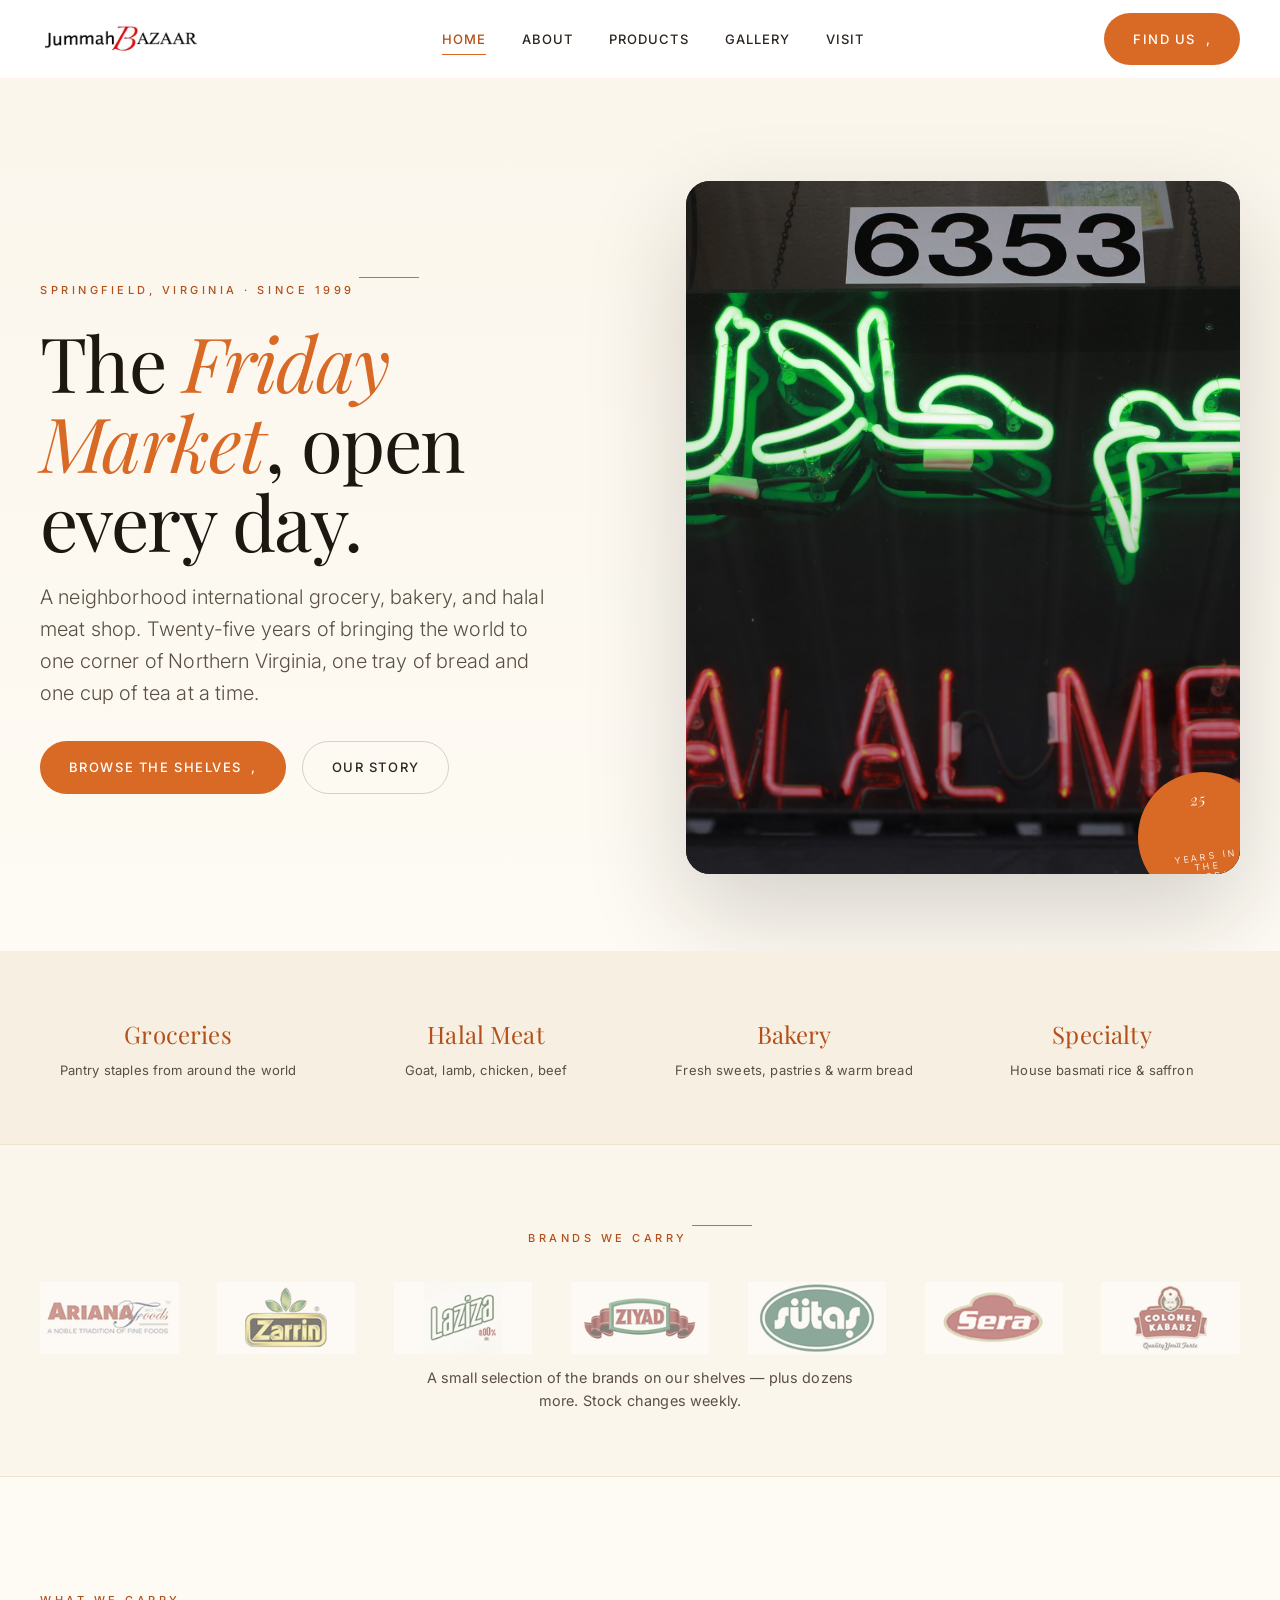
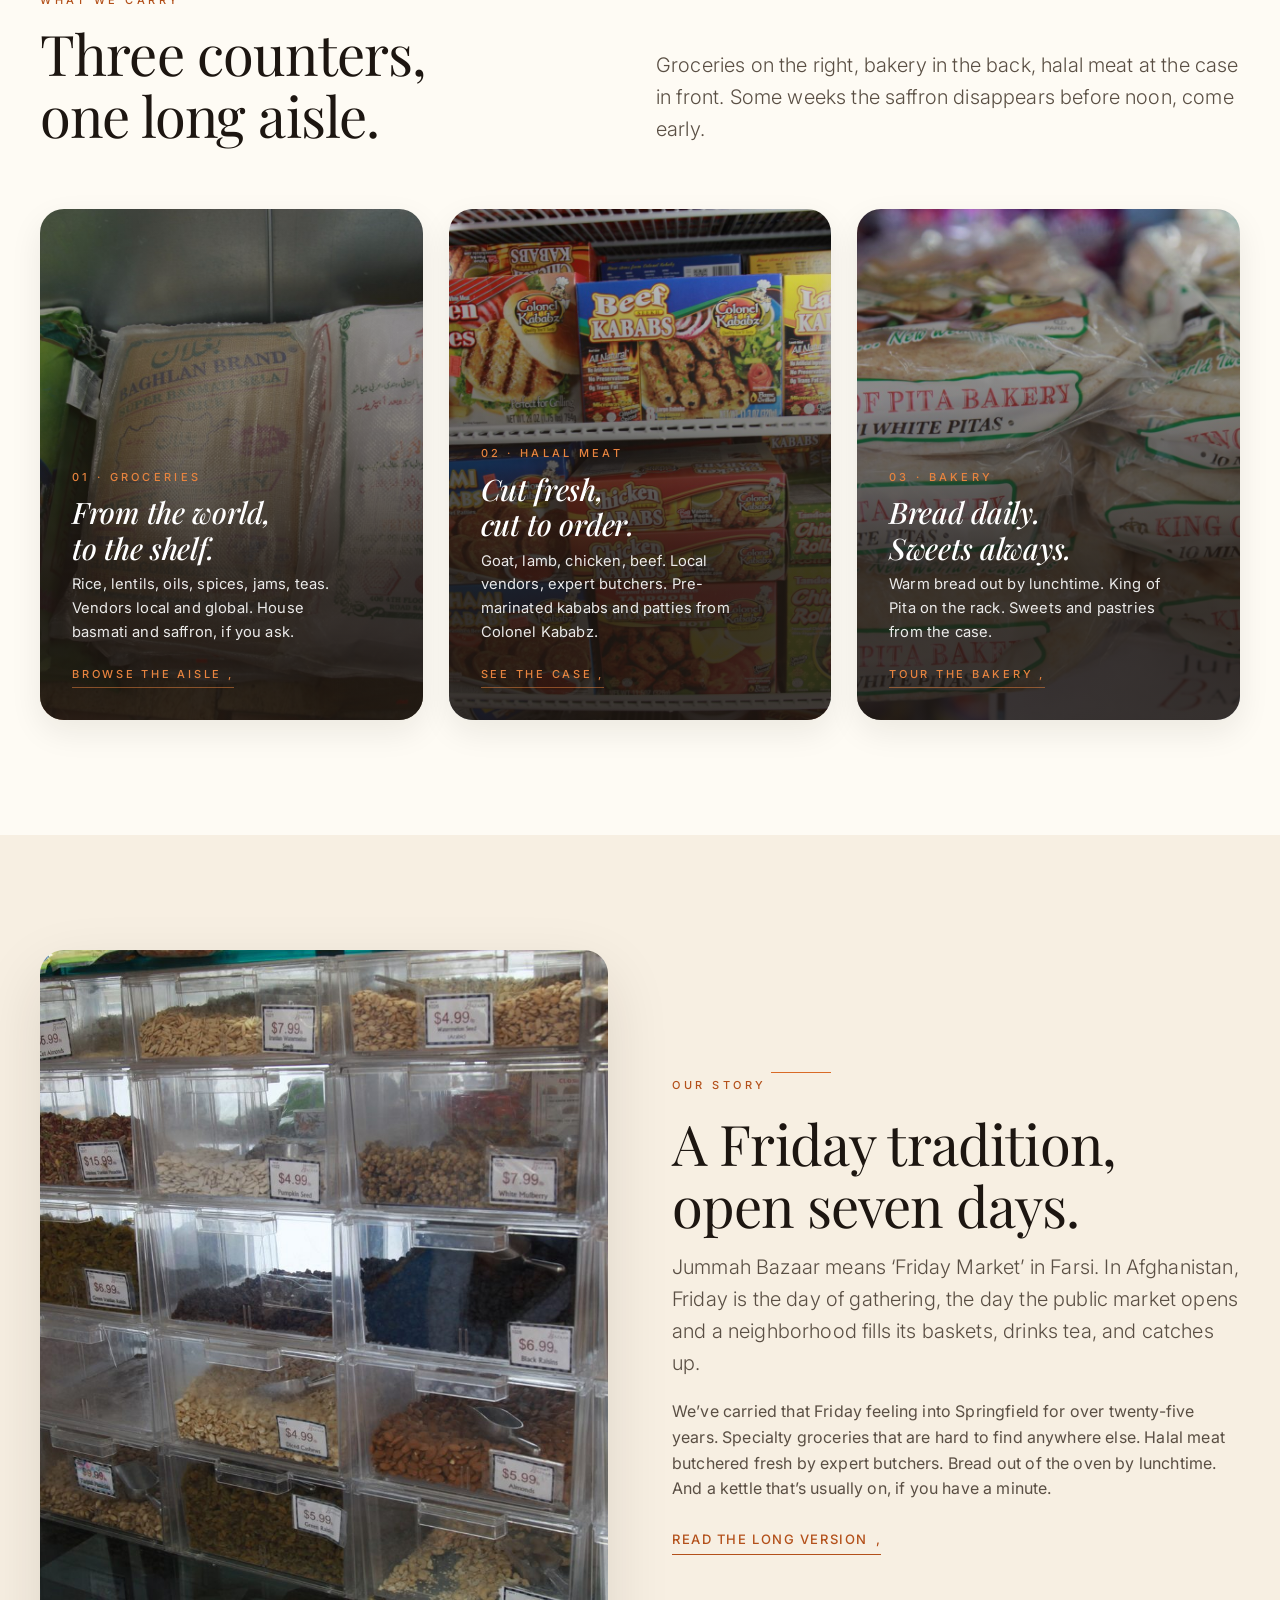
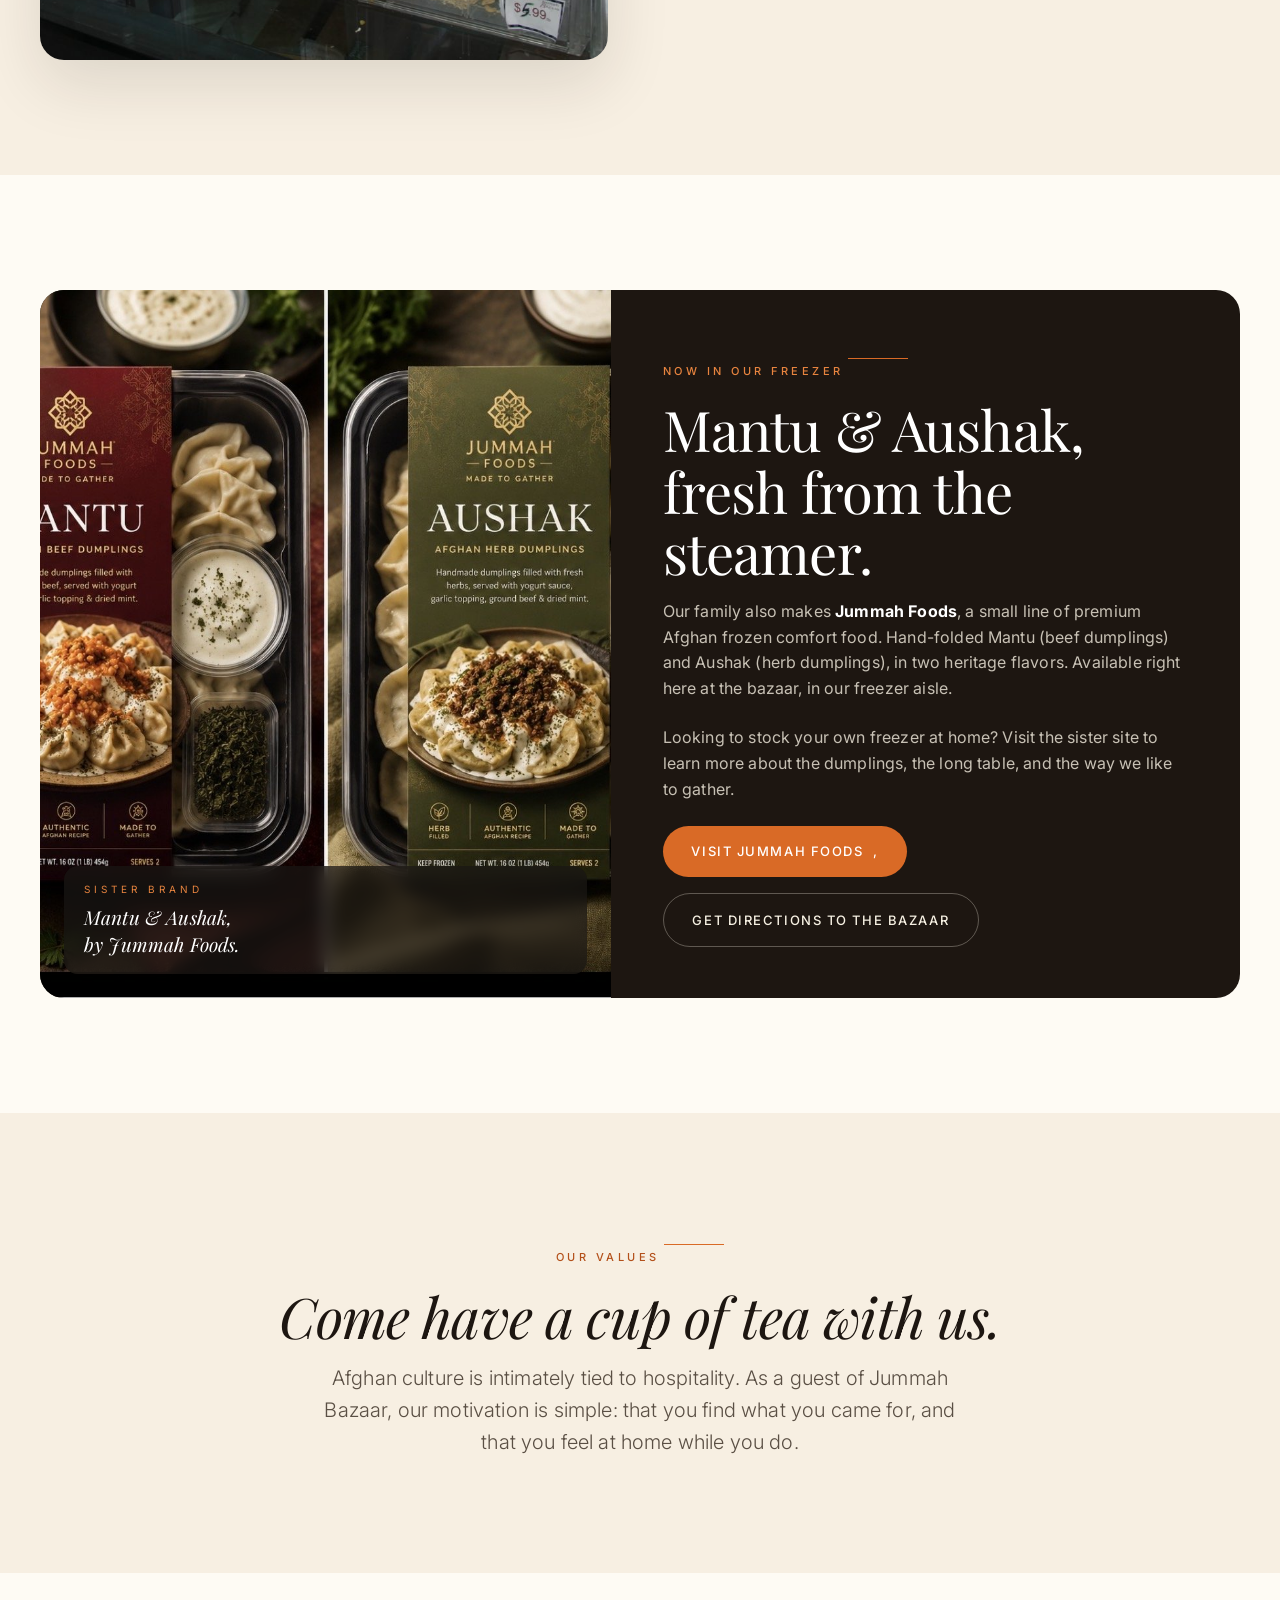
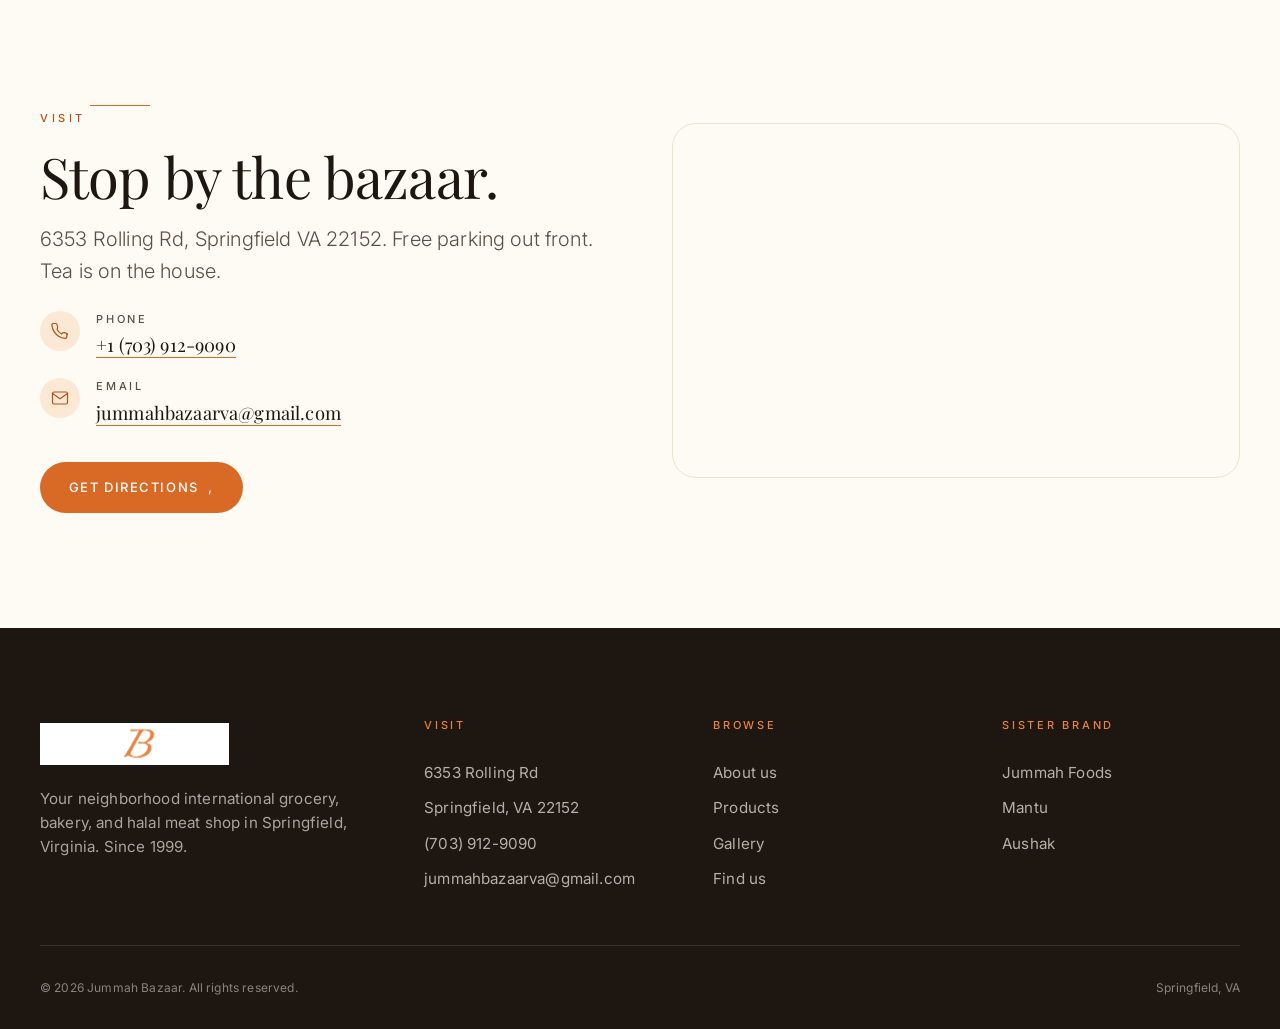
<file: index.html>
<!doctype html>
<html lang="en">
<head>
  <meta charset="UTF-8" />
  <meta name="viewport" content="width=device-width, initial-scale=1, viewport-fit=cover" />
  <title>Jummah Bazaar, Friday Market in Springfield, VA</title>
  <meta name="description" content="Your neighborhood international grocery, bakery, and halal meat shop. Springfield, Virginia, since 1999." />
  <link rel="canonical" href="https://jummahbazaaronline.com/" />
  <link rel="icon" href="assets/favicon.png" />
  <meta property="og:title" content="Jummah Bazaar, Friday Market" />
  <meta property="og:description" content="International grocery, bakery, and halal meat shop in Springfield, VA. Over 25 years in the community." />
  <meta property="og:image" content="https://jummahbazaaronline.com/assets/jummah-bazaar-wordmark.png" />
  <meta property="og:type" content="website" />
  <meta property="og:url" content="https://jummahbazaaronline.com/" />
  <link rel="preconnect" href="https://fonts.googleapis.com" />
  <link rel="preconnect" href="https://fonts.gstatic.com" crossorigin />
  <link href="https://fonts.googleapis.com/css2?family=Playfair+Display:ital,wght@0,400;0,500;0,600;0,700;1,400;1,500&family=Inter:wght@300;400;500;600&family=Amiri:ital,wght@0,400;0,700;1,400&family=Pinyon+Script&display=swap" rel="stylesheet" />
  <link rel="stylesheet" href="styles.css?v=8" />

  <svg width="0" height="0" style="position:absolute" aria-hidden="true">
    <defs>
      <pattern id="geo-orange" x="0" y="0" width="40" height="40" patternUnits="userSpaceOnUse">
        <path d="M20 0 L40 20 L20 40 L0 20 Z" fill="none" stroke="currentColor" stroke-width="0.5"/>
        <path d="M0 0 L40 40 M40 0 L0 40" stroke="currentColor" stroke-width="0.3"/>
      </pattern>
      <pattern id="geo-light" x="0" y="0" width="40" height="40" patternUnits="userSpaceOnUse">
        <path d="M20 0 L40 20 L20 40 L0 20 Z" fill="none" stroke="#d96a26" stroke-width="0.5"/>
      </pattern>
      <symbol id="medallion" viewBox="0 0 40 40">
        <g fill="none" stroke="currentColor" stroke-width="1.1">
          <rect x="9" y="9" width="22" height="22"/>
          <rect x="9" y="9" width="22" height="22" transform="rotate(45 20 20)"/>
        </g>
        <circle cx="20" cy="20" r="3" fill="currentColor"/>
      </symbol>
      <symbol id="kettle" viewBox="0 0 56 56">
        <g fill="none" stroke="currentColor" stroke-width="1.4" stroke-linecap="round">
          <path d="M14 30 Q14 18 28 18 Q42 18 42 30 L42 38 Q42 44 36 44 L20 44 Q14 44 14 38 Z"/>
          <path d="M28 18 L28 12 M22 12 L34 12"/>
          <path d="M42 28 Q50 28 50 24 Q50 22 48 22"/>
          <circle cx="28" cy="34" r="1.5" fill="currentColor"/>
        </g>
      </symbol>
      <symbol id="wheat" viewBox="0 0 56 56">
        <g fill="none" stroke="currentColor" stroke-width="1.4" stroke-linecap="round">
          <path d="M28 48 L28 14"/>
          <path d="M28 18 Q22 16 20 12 Q26 12 28 16 Q30 12 36 12 Q34 16 28 18"/>
          <path d="M28 26 Q20 24 18 18 Q26 19 28 24 Q30 19 38 18 Q36 24 28 26"/>
          <path d="M28 34 Q19 32 17 24 Q26 26 28 32 Q30 26 39 24 Q37 32 28 34"/>
          <path d="M28 42 Q18 40 16 30 Q26 32 28 40 Q30 32 40 30 Q38 40 28 42"/>
        </g>
      </symbol>
      <symbol id="moon" viewBox="0 0 56 56">
        <g fill="none" stroke="currentColor" stroke-width="1.4" stroke-linecap="round">
          <path d="M40 36 Q26 38 22 22 Q22 12 32 10 Q24 18 28 28 Q32 36 44 32 Q42 34 40 36 Z"/>
          <circle cx="14" cy="14" r="1" fill="currentColor"/>
          <circle cx="46" cy="46" r="1" fill="currentColor"/>
          <circle cx="48" cy="18" r="0.8" fill="currentColor"/>
        </g>
      </symbol>
    </defs>
  </svg>
</head>
<body>
  <header class="nav" role="banner">
    <div class="container nav-inner">
      <a class="brand" href="index.html" aria-label="Jummah Bazaar home">
        <img class="brand-mark-img" src="assets/jummah-bazaar-wordmark.png" alt="Jummah Bazaar" />
      </a>
      <nav class="nav-links" aria-label="Main">
        <a href="index.html" class="active">Home</a>
        <a href="about.html">About</a>
        <a href="products.html">Products</a>
        <a href="gallery.html">Gallery</a>
        <a href="contact.html">Visit</a>
      </nav>
      <div class="nav-cta">
        <a class="btn btn-primary" href="contact.html">Find Us <span class="arrow">,</span></a>
        <button class="nav-toggle" aria-label="Menu"><svg viewBox="0 0 24 24" fill="none" stroke="currentColor" stroke-width="1.6" width="20" height="20"><path d="M4 7h16M4 12h16M4 17h16"/></svg></button>
      </div>
    </div>
  </header>

  <div class="mobile-menu" aria-hidden="true">
    <button class="mobile-menu-close" aria-label="Close menu"><svg viewBox="0 0 24 24" fill="none" stroke="currentColor" stroke-width="1.6" width="16" height="16"><path d="M6 6l12 12M18 6 6 18"/></svg></button>
    <nav>
      <a href="index.html">Home</a>
      <a href="about.html">About</a>
      <a href="products.html">Products</a>
      <a href="gallery.html">Gallery</a>
      <a href="contact.html">Visit</a>
    </nav>
  </div>

  <!-- ==================== HERO ==================== -->
  <section class="hero">
    <div class="container">
      <div class="hero-grid">
        <div class="hero-copy reveal">
          <span class="eyebrow">Springfield, Virginia &middot; Since 1999</span>
          <span class="gold-rule"></span>
          <h1>The <em class="text-orange" style="font-style:italic">Friday Market</em>, open every day.</h1>
          <p class="lede">A neighborhood international grocery, bakery, and halal meat shop. Twenty-five years of bringing the world to one corner of Northern Virginia, one tray of bread and one cup of tea at a time.</p>
          <div class="hero-cta">
            <a class="btn btn-primary" href="products.html">Browse the shelves <span class="arrow">,</span></a>
            <a class="btn btn-ghost" href="about.html">Our story</a>
          </div>
        </div>
        <div class="hero-photo reveal">
          <img src="assets/hero-halal-neon.jpg" alt="HALAL MEAT neon sign at 6353 Rolling Rd" />
          <div class="scrim"></div>
          <div class="hero-stamp">
            25<small>years in<br/>the neighborhood</small>
          </div>
        </div>
      </div>
    </div>
  </section>

  <!-- ==================== INTRO STRIP ==================== -->
  <section class="bg-cream" style="padding:clamp(2.5rem,5vw,4rem) 0">
    <div class="container">
      <div style="display:grid; grid-template-columns:repeat(4,1fr); gap:2rem; text-align:center" class="reveal">
        <div>
          <div style="font-family:var(--font-display); font-size:1.5rem; color:var(--orange-deep); margin-bottom:0.4rem">Groceries</div>
          <div style="font-size:13px; color:var(--graphite)">Pantry staples from around the world</div>
        </div>
        <div>
          <div style="font-family:var(--font-display); font-size:1.5rem; color:var(--orange-deep); margin-bottom:0.4rem">Halal Meat</div>
          <div style="font-size:13px; color:var(--graphite)">Goat, lamb, chicken, beef</div>
        </div>
        <div>
          <div style="font-family:var(--font-display); font-size:1.5rem; color:var(--orange-deep); margin-bottom:0.4rem">Bakery</div>
          <div style="font-size:13px; color:var(--graphite)">Fresh sweets, pastries &amp; warm bread</div>
        </div>
        <div>
          <div style="font-family:var(--font-display); font-size:1.5rem; color:var(--orange-deep); margin-bottom:0.4rem">Specialty</div>
          <div style="font-size:13px; color:var(--graphite)">House basmati rice &amp; saffron</div>
        </div>
      </div>
    </div>
  </section>

  
  <!-- ==================== BRANDS WE CARRY ==================== -->
  <section class="brands-strip">
    <div class="container">
      <div style="text-align:center; margin-bottom:2rem">
        <span class="eyebrow">Brands we carry</span>
        <span class="gold-rule"></span>
      </div>
      <div class="brands-row reveal">
        <div class="brand-logo-cell"><img src="assets/brand-ariana-foods.png" alt="Ariana Foods" /></div>
        <div class="brand-logo-cell"><img src="assets/brand-zarrin.png" alt="Zarrin" /></div>
        <div class="brand-logo-cell"><img src="assets/brand-laziza.png" alt="Laziza" /></div>
        <div class="brand-logo-cell"><img src="assets/brand-ziyad.png" alt="Ziyad" /></div>
        <div class="brand-logo-cell"><img src="assets/brand-sutas.png" alt="Sutas" /></div>
        <div class="brand-logo-cell"><img src="assets/brand-sera.png" alt="Sera" /></div>
        <div class="brand-logo-cell"><img src="assets/brand-colonel-kababz.png" alt="Colonel Kababz" /></div>
      </div>
      <p style="text-align:center; margin-top:1.5rem; font-size:0.9rem; color:var(--graphite); max-width:50ch; margin-left:auto; margin-right:auto">A small selection of the brands on our shelves &mdash; plus dozens more. Stock changes weekly.</p>
    </div>
  </section>

  <!-- ==================== CATEGORIES (TYPE PANELS) ==================== -->
  <section class="bg-paper">
    <div class="container">
      <div class="section-head reveal">
        <div class="section-head-stack">
          <span class="eyebrow">What we carry</span>
          <h2>Three counters,<br/>one long aisle.</h2>
        </div>
        <p class="lede">Groceries on the right, bakery in the back, halal meat at the case in front. Some weeks the saffron disappears before noon, come early.</p>
      </div>

      <div class="cat-grid">
        <a class="photo-cat-card reveal" href="products.html#groceries">
          <img src="assets/cat-groceries.jpg" alt="Bags of basmati rice on the grocery shelf" />
          <div class="scrim"></div>
          <div class="body">
            <div class="meta">01 &middot; Groceries</div>
            <h3>From the world,<br/>to the shelf.</h3>
            <p>Rice, lentils, oils, spices, jams, teas. Vendors local and global. House basmati and saffron, if you ask.</p>
            <span class="cta">Browse the aisle ,</span>
          </div>
        </a>
        <a class="photo-cat-card reveal" href="products.html#meat">
          <img src="assets/cat-meat.jpg" alt="Frozen halal Chapli kababs and chicken kababs" />
          <div class="scrim"></div>
          <div class="body">
            <div class="meta">02 &middot; Halal Meat</div>
            <h3>Cut fresh,<br/>cut to order.</h3>
            <p>Goat, lamb, chicken, beef. Local vendors, expert butchers. Pre-marinated kababs and patties from Colonel Kababz.</p>
            <span class="cta">See the case ,</span>
          </div>
        </a>
        <a class="photo-cat-card reveal" href="products.html#bakery">
          <img src="assets/cat-bakery.jpg" alt="King of Pita Bakery mini white pitas" />
          <div class="scrim"></div>
          <div class="body">
            <div class="meta">03 &middot; Bakery</div>
            <h3>Bread daily.<br/>Sweets always.</h3>
            <p>Warm bread out by lunchtime. King of Pita on the rack. Sweets and pastries from the case.</p>
            <span class="cta">Tour the bakery ,</span>
          </div>
        </a>
      </div>
    </div>
  </section>

  <!-- ==================== STORY SPLIT (typography, no meat photo) ==================== -->
  <section class="bg-cream">
    <div class="container">
      <div class="split">
        <div class="split-image reveal" style="border-radius:var(--radius-lg); overflow:hidden">
          <img src="assets/shelf-bulk-dispensers.jpg" alt="Bulk dispensers of seeds, nuts, and dried fruit" style="width:100%; height:100%; object-fit:cover; display:block" />
        </div>
        <div class="reveal">
          <span class="eyebrow">Our story</span>
          <span class="gold-rule"></span>
          <h2 style="margin:1rem 0">A Friday tradition,<br/>open seven days.</h2>
          <p class="lede" style="margin-bottom:1.25rem">Jummah Bazaar means &lsquo;Friday Market&rsquo; in Farsi. In Afghanistan, Friday is the day of gathering, the day the public market opens and a neighborhood fills its baskets, drinks tea, and catches up.</p>
          <p class="muted" style="margin-bottom:1.5rem">We&rsquo;ve carried that Friday feeling into Springfield for over twenty-five years. Specialty groceries that are hard to find anywhere else. Halal meat butchered fresh by expert butchers. Bread out of the oven by lunchtime. And a kettle that&rsquo;s usually on, if you have a minute.</p>
          <a class="link-underline" href="about.html">Read the long version <span class="arrow">,</span></a>
        </div>
      </div>
    </div>
  </section>

  <!-- ==================== SISTER BRAND: JUMMAH FOODS ==================== -->
  <section class="bg-paper">
    <div class="container">
      <div class="sister reveal">
        <div class="sister-art with-photo">
          <img src="assets/jummah-foods-mantu-aushak.jpg" alt="Jummah Foods Mantu and Aushak frozen meal trays" />
          <div class="label">
            <small>Sister brand</small>
            Mantu &amp; Aushak,<br/>by Jummah Foods.
          </div>
        </div>
        <div class="sister-copy">
          <span class="eyebrow">Now in our freezer</span>
          <span class="gold-rule"></span>
          <h2>Mantu &amp; Aushak,<br/>fresh from the steamer.</h2>
          <p>Our family also makes <strong style="color:#fff">Jummah Foods</strong>, a small line of premium Afghan frozen comfort food. Hand-folded Mantu (beef dumplings) and Aushak (herb dumplings), in two heritage flavors. Available right here at the bazaar, in our freezer aisle.</p>
          <p>Looking to stock your own freezer at home? Visit the sister site to learn more about the dumplings, the long table, and the way we like to gather.</p>
          <div class="row" style="margin-top:1.5rem">
            <a class="btn btn-primary" href="https://jummahfoods.com/" target="_blank" rel="noopener">Visit Jummah Foods <span class="arrow">,</span></a>
            <a class="btn btn-ghost" style="border-color:rgba(247,241,227,0.3); color:#f7f1e3" href="contact.html">Get directions to the bazaar</a>
          </div>
        </div>
      </div>
    </div>
  </section>

  <!-- ==================== VALUES STRIP ==================== -->
  <section class="bg-cream">
    <div class="container container-narrow center">
      <span class="eyebrow">Our values</span>
      <span class="gold-rule"></span>
      <h2 style="margin:1rem 0; font-style:italic" class="reveal">Come have a cup of tea with us.</h2>
      <p class="lede reveal" style="margin:0 auto; max-width:55ch">Afghan culture is intimately tied to hospitality. As a guest of Jummah Bazaar, our motivation is simple: that you find what you came for, and that you feel at home while you do.</p>
    </div>
  </section>

  <!-- ==================== VISIT CTA ==================== -->
  <section class="bg-paper" style="padding-bottom:clamp(5rem,9vw,8rem)">
    <div class="container">
      <div class="split">
        <div class="reveal">
          <span class="eyebrow">Visit</span>
          <span class="gold-rule"></span>
          <h2 style="margin:1rem 0">Stop by the bazaar.</h2>
          <p class="lede" style="margin-bottom:1.5rem">6353 Rolling Rd, Springfield VA 22152. Free parking out front. Tea is on the house.</p>
          <div class="contact-detail">
            <div class="icon"><svg viewBox="0 0 24 24" fill="none" stroke="currentColor" stroke-width="1.6"><path d="M21 16.92v3a2 2 0 0 1-2.18 2 19.79 19.79 0 0 1-8.63-3.07 19.5 19.5 0 0 1-6-6 19.79 19.79 0 0 1-3.07-8.67A2 2 0 0 1 3.11 2h3a2 2 0 0 1 2 1.72 12.84 12.84 0 0 0 .7 2.81 2 2 0 0 1-.45 2.11L8.09 9.91a16 16 0 0 0 6 6l1.27-1.27a2 2 0 0 1 2.11-.45 12.84 12.84 0 0 0 2.81.7A2 2 0 0 1 22 16.92z"/></svg></div>
            <div>
              <h4>Phone</h4>
              <p><a href="tel:+17039129090">+1 (703) 912-9090</a></p>
            </div>
          </div>
          <div class="contact-detail">
            <div class="icon"><svg viewBox="0 0 24 24" fill="none" stroke="currentColor" stroke-width="1.6"><path d="M4 4h16c1.1 0 2 .9 2 2v12c0 1.1-.9 2-2 2H4c-1.1 0-2-.9-2-2V6c0-1.1.9-2 2-2z"/><path d="M22 6 12 13 2 6"/></svg></div>
            <div>
              <h4>Email</h4>
              <p><a href="mailto:jummahbazaarva@gmail.com">jummahbazaarva@gmail.com</a></p>
            </div>
          </div>
          <a class="btn btn-primary" href="contact.html" style="margin-top:1rem">Get directions <span class="arrow">,</span></a>
        </div>
        <div class="map-wrap reveal">
          <iframe loading="lazy" referrerpolicy="no-referrer-when-downgrade" src="https://www.google.com/maps?q=6353+Rolling+Rd,+Springfield+VA+22152&output=embed" title="Jummah Bazaar location"></iframe>
        </div>
      </div>
    </div>
  </section>

  <!-- ==================== FOOTER ==================== -->
  <footer class="site-footer">
    <div class="container">
      <div class="footer-grid">
        <div class="footer-brand">
          <a class="brand" href="index.html" aria-label="Jummah Bazaar home">
            <img class="brand-mark-img" src="assets/jummah-bazaar-wordmark-white.png" alt="Jummah Bazaar" style="height:42px" />
          </a>
          <p>Your neighborhood international grocery, bakery, and halal meat shop in Springfield, Virginia. Since 1999.</p>
        </div>
        <div>
          <h5>Visit</h5>
          <a href="https://www.google.com/maps?q=6353+Rolling+Rd,+Springfield+VA+22152" target="_blank" rel="noopener">6353 Rolling Rd</a>
          <a href="https://www.google.com/maps?q=6353+Rolling+Rd,+Springfield+VA+22152" target="_blank" rel="noopener">Springfield, VA 22152</a>
          <a href="tel:+17039129090">(703) 912-9090</a>
          <a href="mailto:jummahbazaarva@gmail.com">jummahbazaarva@gmail.com</a>
        </div>
        <div>
          <h5>Browse</h5>
          <a href="about.html">About us</a>
          <a href="products.html">Products</a>
          <a href="gallery.html">Gallery</a>
          <a href="contact.html">Find us</a>
        </div>
        <div>
          <h5>Sister brand</h5>
          <a href="https://jummahfoods.com/" target="_blank" rel="noopener">Jummah Foods</a>
          <a href="https://jummahfoods.com/mantu" target="_blank" rel="noopener">Mantu</a>
          <a href="https://jummahfoods.com/aushak" target="_blank" rel="noopener">Aushak</a>
        </div>
      </div>
      <div class="footer-bottom">
        <span>&copy; 2026 Jummah Bazaar. All rights reserved.</span>
        <span>Springfield, VA</span>
      </div>
    </div>
  </footer>

  <script src="script.js" defer></script>
</body>
</html>
</file>
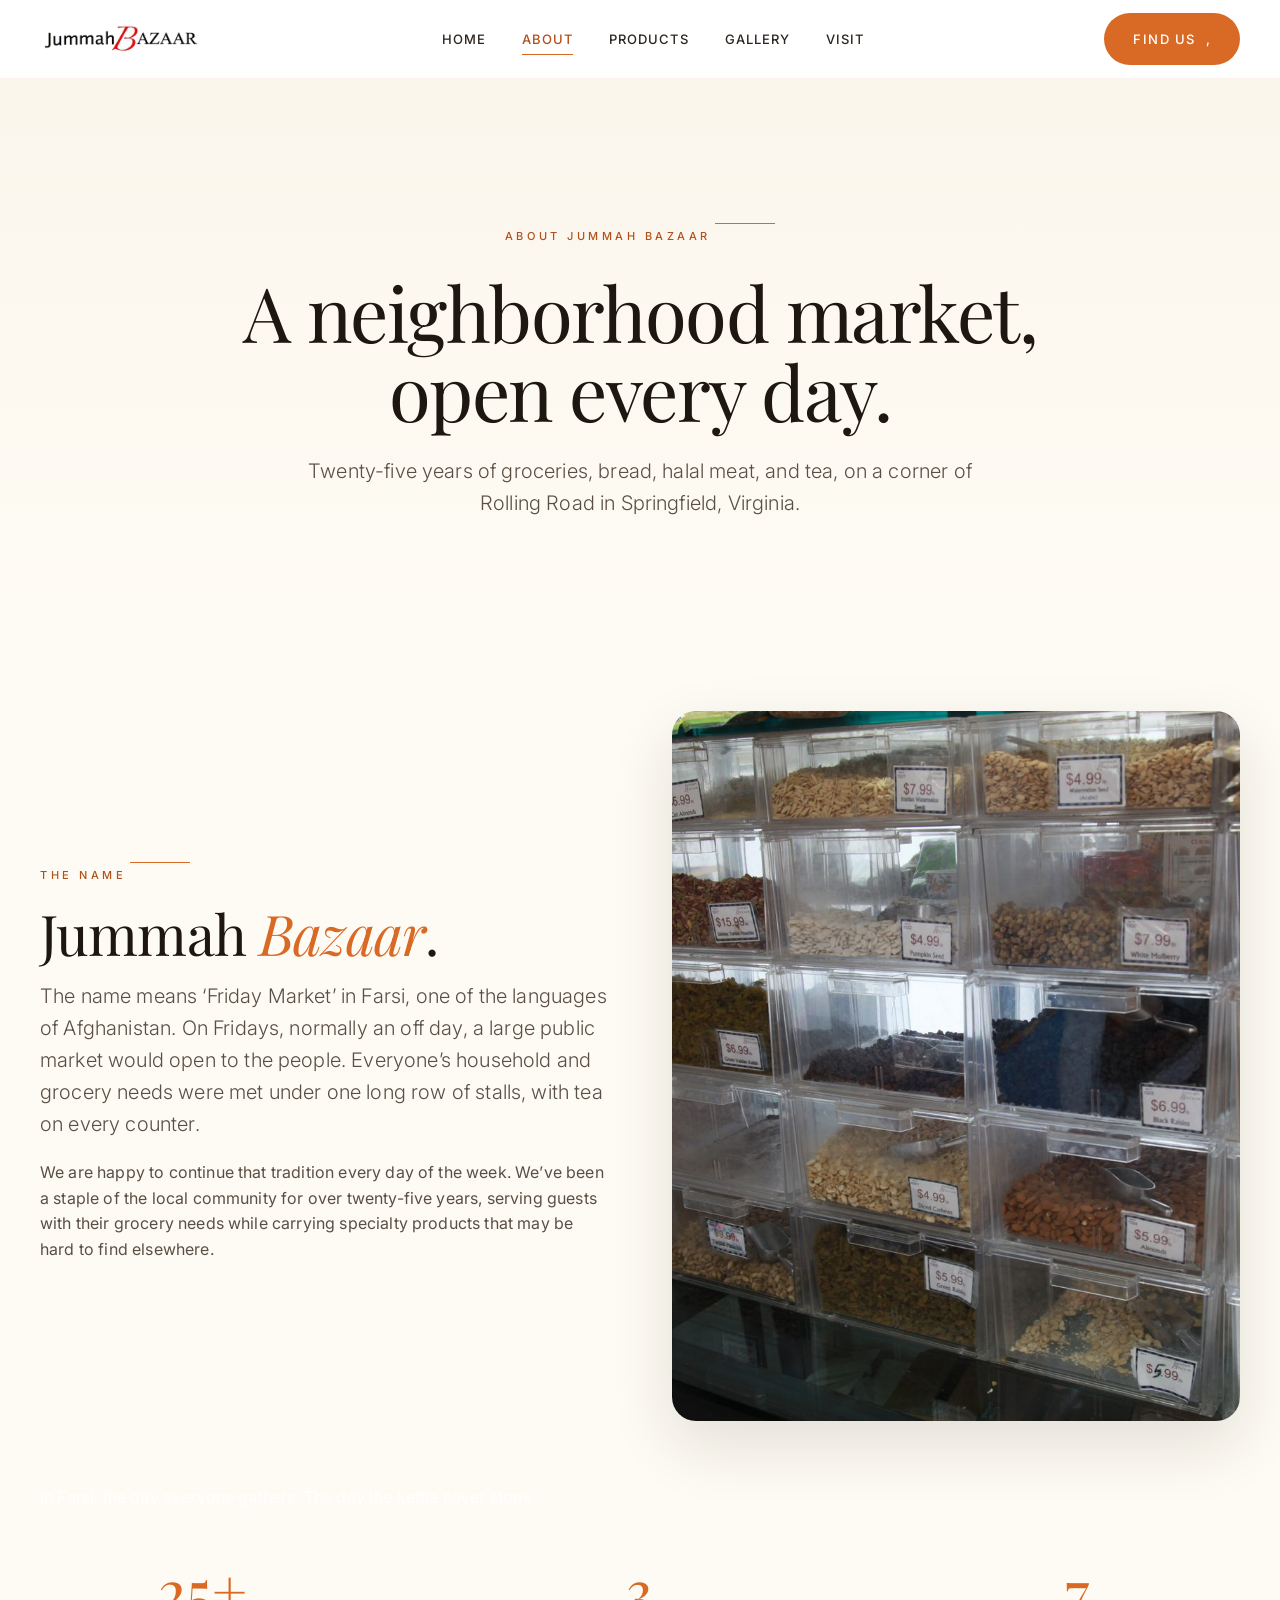
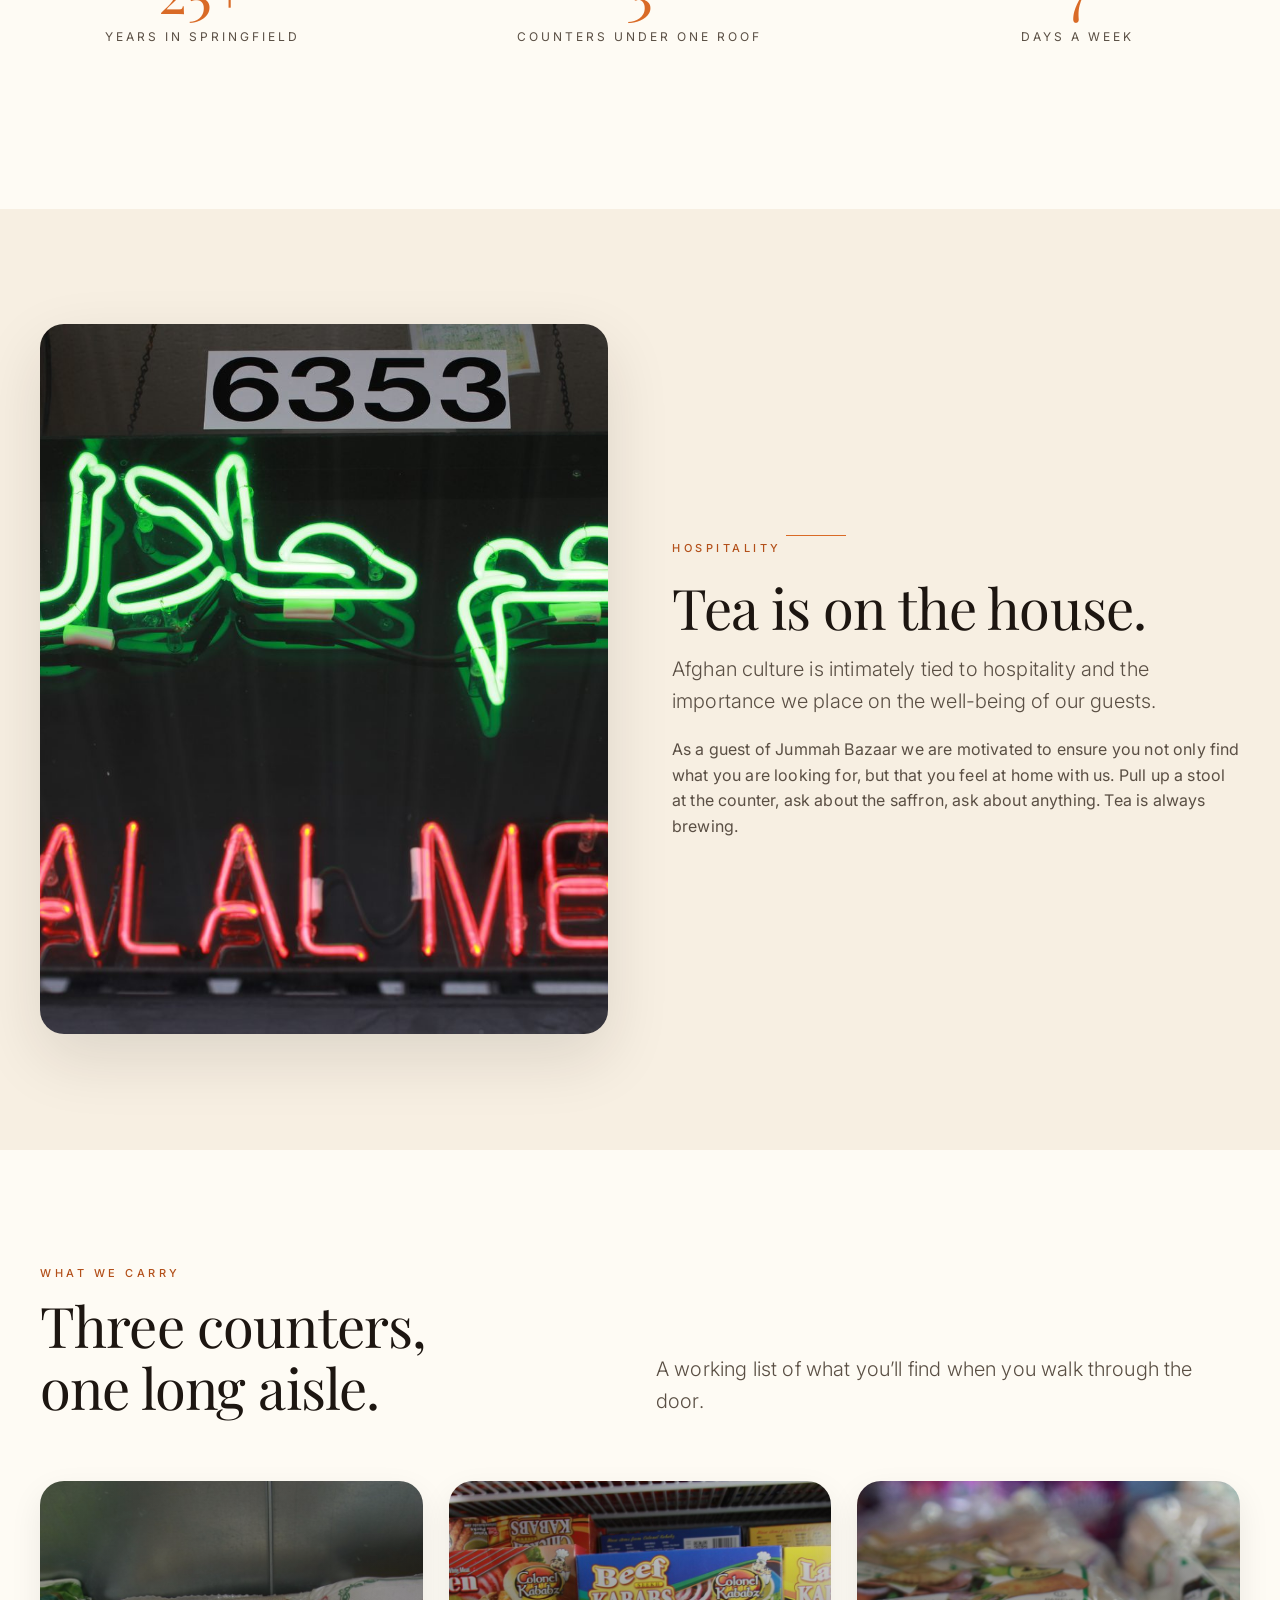
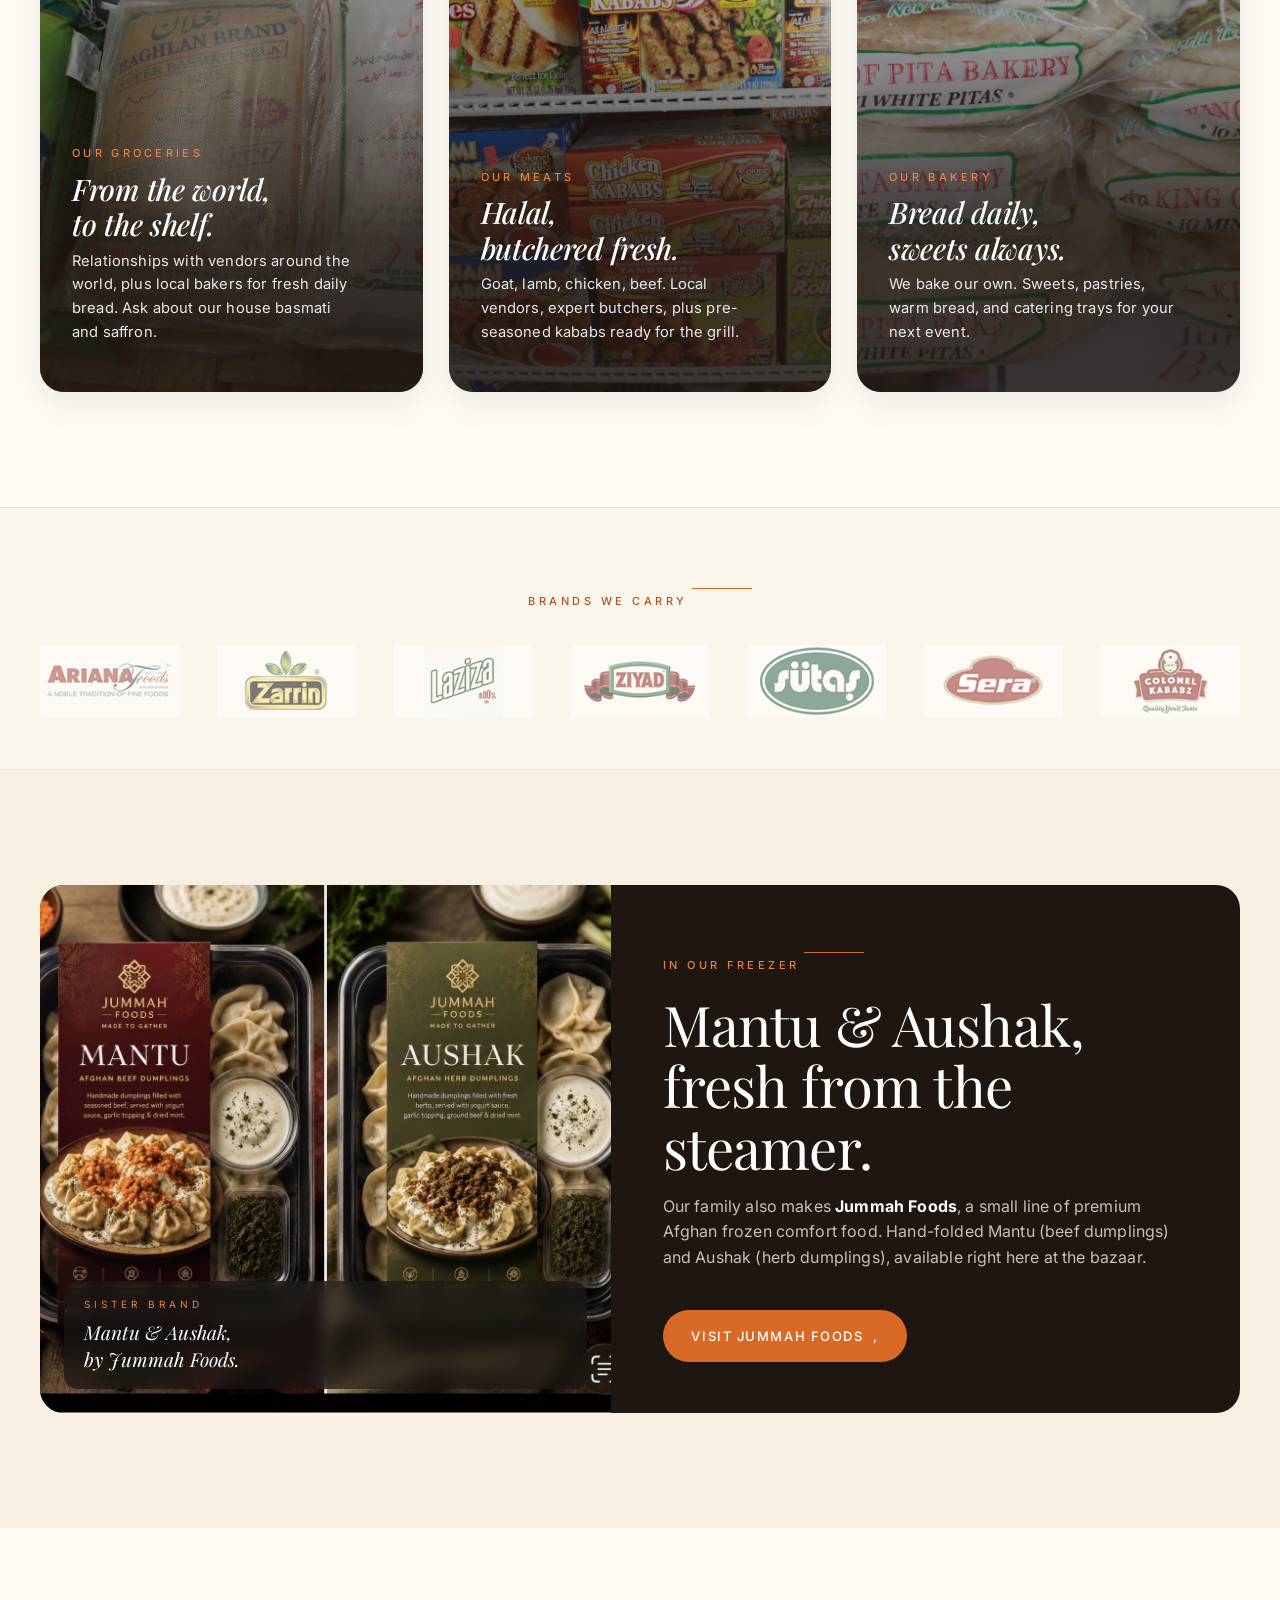
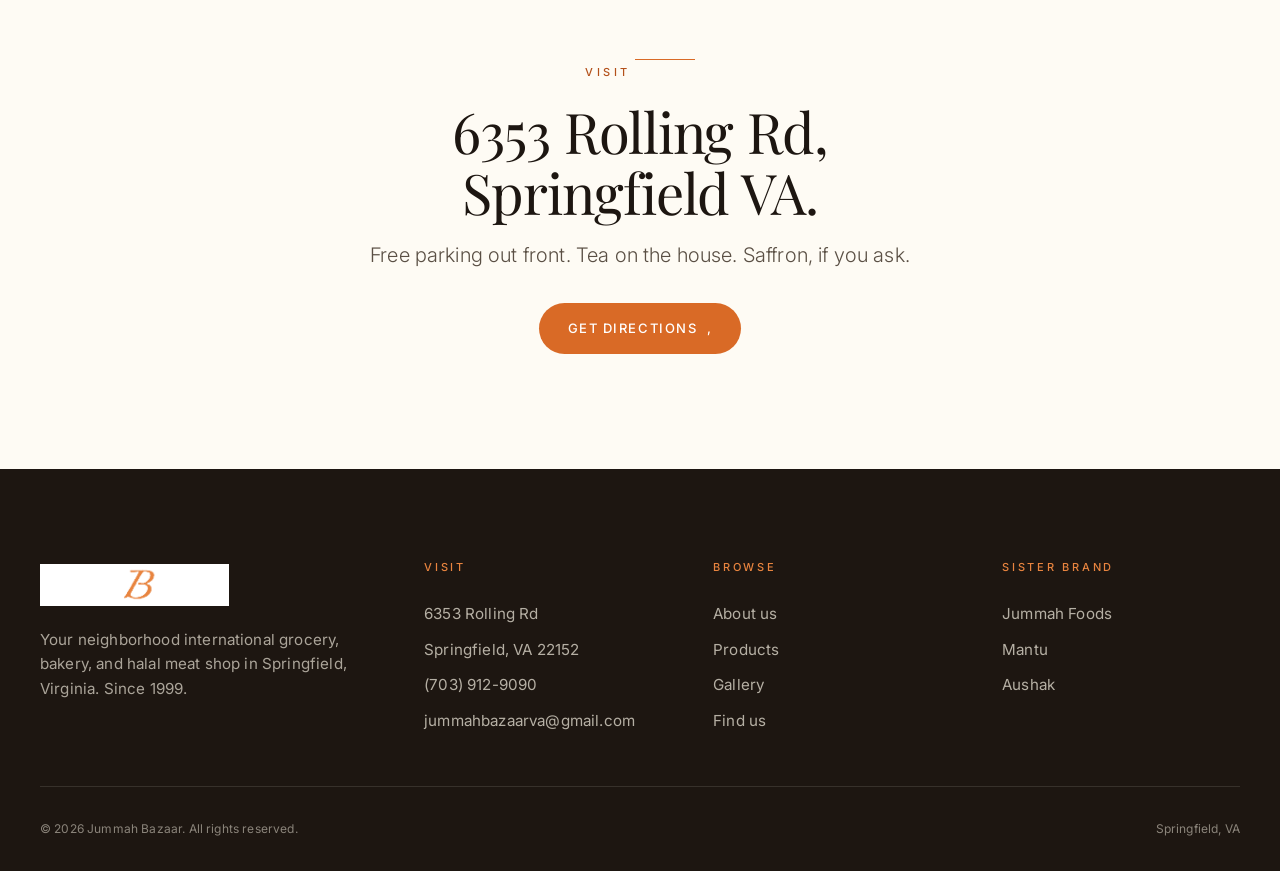
<file: about.html>
<!doctype html>
<html lang="en">
<head>
  <meta charset="UTF-8" />
  <meta name="viewport" content="width=device-width, initial-scale=1, viewport-fit=cover" />
  <title>About, Jummah Bazaar</title>
  <meta name="description" content="Jummah Bazaar means 'Friday Market' in Farsi. A staple of the Springfield, VA community for over 25 years." />
  <link rel="canonical" href="https://jummahbazaaronline.com/about" />
  <link rel="icon" href="assets/favicon.png" />
  <link rel="preconnect" href="https://fonts.googleapis.com" />
  <link rel="preconnect" href="https://fonts.gstatic.com" crossorigin />
  <link href="https://fonts.googleapis.com/css2?family=Playfair+Display:ital,wght@0,400;0,500;0,600;0,700;1,400;1,500&family=Inter:wght@300;400;500;600&family=Amiri:ital,wght@0,400;0,700;1,400&family=Pinyon+Script&display=swap" rel="stylesheet" />
  <link rel="stylesheet" href="styles.css?v=8" />
  <svg width="0" height="0" style="position:absolute" aria-hidden="true">
    <defs>
      <pattern id="geo-orange" x="0" y="0" width="40" height="40" patternUnits="userSpaceOnUse"><path d="M20 0 L40 20 L20 40 L0 20 Z" fill="none" stroke="currentColor" stroke-width="0.5"/><path d="M0 0 L40 40 M40 0 L0 40" stroke="currentColor" stroke-width="0.3"/></pattern>
      <pattern id="geo-light" x="0" y="0" width="40" height="40" patternUnits="userSpaceOnUse"><path d="M20 0 L40 20 L20 40 L0 20 Z" fill="none" stroke="#d96a26" stroke-width="0.5"/></pattern>
      <symbol id="kettle" viewBox="0 0 56 56"><g fill="none" stroke="currentColor" stroke-width="1.4" stroke-linecap="round"><path d="M14 30 Q14 18 28 18 Q42 18 42 30 L42 38 Q42 44 36 44 L20 44 Q14 44 14 38 Z"/><path d="M28 18 L28 12 M22 12 L34 12"/><path d="M42 28 Q50 28 50 24 Q50 22 48 22"/><circle cx="28" cy="34" r="1.5" fill="currentColor"/></g></symbol>
      <symbol id="wheat" viewBox="0 0 56 56"><g fill="none" stroke="currentColor" stroke-width="1.4" stroke-linecap="round"><path d="M28 48 L28 14"/><path d="M28 18 Q22 16 20 12 Q26 12 28 16 Q30 12 36 12 Q34 16 28 18"/><path d="M28 26 Q20 24 18 18 Q26 19 28 24 Q30 19 38 18 Q36 24 28 26"/><path d="M28 34 Q19 32 17 24 Q26 26 28 32 Q30 26 39 24 Q37 32 28 34"/><path d="M28 42 Q18 40 16 30 Q26 32 28 40 Q30 32 40 30 Q38 40 28 42"/></g></symbol>
      <symbol id="moon" viewBox="0 0 56 56"><g fill="none" stroke="currentColor" stroke-width="1.4" stroke-linecap="round"><path d="M40 36 Q26 38 22 22 Q22 12 32 10 Q24 18 28 28 Q32 36 44 32 Q42 34 40 36 Z"/><circle cx="14" cy="14" r="1" fill="currentColor"/></g></symbol>
    </defs>
  </svg>
</head>
<body>
  <header class="nav" role="banner">
    <div class="container nav-inner">
      <a class="brand" href="index.html" aria-label="Jummah Bazaar home"><img class="brand-mark-img" src="assets/jummah-bazaar-wordmark.png" alt="Jummah Bazaar" /></a>
      <nav class="nav-links" aria-label="Main">
        <a href="index.html">Home</a>
        <a href="about.html" class="active">About</a>
        <a href="products.html">Products</a>
        <a href="gallery.html">Gallery</a>
        <a href="contact.html">Visit</a>
      </nav>
      <div class="nav-cta">
        <a class="btn btn-primary" href="contact.html">Find Us <span class="arrow">,</span></a>
        <button class="nav-toggle" aria-label="Menu"><svg viewBox="0 0 24 24" fill="none" stroke="currentColor" stroke-width="1.6" width="20" height="20"><path d="M4 7h16M4 12h16M4 17h16"/></svg></button>
      </div>
    </div>
  </header>

  <div class="mobile-menu" aria-hidden="true">
    <button class="mobile-menu-close" aria-label="Close menu"><svg viewBox="0 0 24 24" fill="none" stroke="currentColor" stroke-width="1.6" width="16" height="16"><path d="M6 6l12 12M18 6 6 18"/></svg></button>
    <nav><a href="index.html">Home</a><a href="about.html">About</a><a href="products.html">Products</a><a href="gallery.html">Gallery</a><a href="contact.html">Visit</a></nav>
  </div>

  <section class="page-hero">
    <div class="container-narrow">
      <span class="eyebrow">About Jummah Bazaar</span>
      <span class="gold-rule"></span>
      <h1>A neighborhood market,<br/>open every day.</h1>
      <p class="lede">Twenty-five years of groceries, bread, halal meat, and tea, on a corner of Rolling Road in Springfield, Virginia.</p>
    </div>
  </section>

  <!-- The name -->
  <section class="bg-paper">
    <div class="container">
      <div class="split">
        <div class="reveal">
          <span class="eyebrow">The name</span>
          <span class="gold-rule"></span>
          <h2 style="margin:1rem 0">Jummah <em class="text-orange" style="font-style:italic">Bazaar</em>.</h2>
          <p class="lede" style="margin-bottom:1.25rem">The name means &lsquo;Friday Market&rsquo; in Farsi, one of the languages of Afghanistan. On Fridays, normally an off day, a large public market would open to the people. Everyone&rsquo;s household and grocery needs were met under one long row of stalls, with tea on every counter.</p>
          <p class="muted" style="margin-bottom:1.5rem">We are happy to continue that tradition every day of the week. We&rsquo;ve been a staple of the local community for over twenty-five years, serving guests with their grocery needs while carrying specialty products that may be hard to find elsewhere.</p>
        </div>
        <div class="split-image reveal" style="border-radius:var(--radius-lg); overflow:hidden">
          <img src="assets/shelf-bulk-dispensers.jpg" alt="Bulk dispensers of seeds and dried fruit" style="width:100%; height:100%; object-fit:cover; display:block" />
        </div>
          <p style="color:#fff; opacity:0.92">In Farsi, the day everyone gathers. The day the kettle never stops.</p>
        </div>
      </div>

      <div class="stats reveal mt-3">
        <div class="stat"><div class="num">25+</div><div class="label">Years in Springfield</div></div>
        <div class="stat"><div class="num">3</div><div class="label">Counters under one roof</div></div>
        <div class="stat"><div class="num">7</div><div class="label">Days a week</div></div>
      </div>
    </div>
  </section>

  <!-- Values -->
  <section class="bg-cream">
    <div class="container">
      <div class="split">
        <div class="split-image reveal" style="border-radius:var(--radius-lg); overflow:hidden">
          <img src="assets/hero-halal-neon.jpg" alt="HALAL MEAT neon sign at 6353 Rolling Rd" style="width:100%; height:100%; object-fit:cover; display:block" />
        </div>
        <div class="reveal">
          <span class="eyebrow">Hospitality</span>
          <span class="gold-rule"></span>
          <h2 style="margin:1rem 0">Tea is on the house.</h2>
          <p class="lede" style="margin-bottom:1.25rem">Afghan culture is intimately tied to hospitality and the importance we place on the well-being of our guests.</p>
          <p class="muted">As a guest of Jummah Bazaar we are motivated to ensure you not only find what you are looking for, but that you feel at home with us. Pull up a stool at the counter, ask about the saffron, ask about anything. Tea is always brewing.</p>
        </div>
      </div>
    </div>
  </section>

  <!-- Three counters -->
  <section class="bg-paper">
    <div class="container">
      <div class="section-head reveal">
        <div class="section-head-stack">
          <span class="eyebrow">What we carry</span>
          <h2>Three counters,<br/>one long aisle.</h2>
        </div>
        <p class="lede">A working list of what you&rsquo;ll find when you walk through the door.</p>
      </div>

      <div class="cat-grid">
        <div class="photo-cat-card reveal">
          <img src="assets/cat-groceries.jpg" alt="Basmati rice and grocery shelf" />
          <div class="scrim"></div>
          <div class="body">
            <div class="meta">Our Groceries</div>
            <h3>From the world,<br/>to the shelf.</h3>
            <p>Relationships with vendors around the world, plus local bakers for fresh daily bread. Ask about our house basmati and saffron.</p>
          </div>
        </div>
        <div class="photo-cat-card reveal">
          <img src="assets/cat-meat.jpg" alt="Halal frozen meats" />
          <div class="scrim"></div>
          <div class="body">
            <div class="meta">Our Meats</div>
            <h3>Halal,<br/>butchered fresh.</h3>
            <p>Goat, lamb, chicken, beef. Local vendors, expert butchers, plus pre-seasoned kababs ready for the grill.</p>
          </div>
        </div>
        <div class="photo-cat-card reveal">
          <img src="assets/cat-bakery.jpg" alt="Fresh bread and pita" />
          <div class="scrim"></div>
          <div class="body">
            <div class="meta">Our Bakery</div>
            <h3>Bread daily,<br/>sweets always.</h3>
            <p>We bake our own. Sweets, pastries, warm bread, and catering trays for your next event.</p>
          </div>
        </div>
      </div>
    </div>
  </section>

  
  <!-- ==================== BRANDS WE CARRY ==================== -->
  <section class="brands-strip">
    <div class="container">
      <div style="text-align:center; margin-bottom:2rem">
        <span class="eyebrow">Brands we carry</span>
        <span class="gold-rule"></span>
      </div>
      <div class="brands-row reveal">
        <div class="brand-logo-cell"><img src="assets/brand-ariana-foods.png" alt="Ariana Foods" /></div>
        <div class="brand-logo-cell"><img src="assets/brand-zarrin.png" alt="Zarrin" /></div>
        <div class="brand-logo-cell"><img src="assets/brand-laziza.png" alt="Laziza" /></div>
        <div class="brand-logo-cell"><img src="assets/brand-ziyad.png" alt="Ziyad" /></div>
        <div class="brand-logo-cell"><img src="assets/brand-sutas.png" alt="Sutas" /></div>
        <div class="brand-logo-cell"><img src="assets/brand-sera.png" alt="Sera" /></div>
        <div class="brand-logo-cell"><img src="assets/brand-colonel-kababz.png" alt="Colonel Kababz" /></div>
      </div>
    </div>
  </section>

  <!-- SISTER BRAND -->
  <section class="bg-cream">
    <div class="container">
      <div class="sister reveal">
        <div class="sister-art with-photo">
          <img src="assets/jummah-foods-mantu-aushak.jpg" alt="Jummah Foods Mantu and Aushak frozen meal trays" />
          <div class="label">
            <small>Sister brand</small>
            Mantu &amp; Aushak,<br/>by Jummah Foods.
          </div>
        </div>
        <div class="sister-copy">
          <span class="eyebrow">In our freezer</span>
          <span class="gold-rule"></span>
          <h2>Mantu &amp; Aushak,<br/>fresh from the steamer.</h2>
          <p>Our family also makes <strong style="color:#fff">Jummah Foods</strong>, a small line of premium Afghan frozen comfort food. Hand-folded Mantu (beef dumplings) and Aushak (herb dumplings), available right here at the bazaar.</p>
          <a class="btn btn-primary" href="https://jummahfoods.com/" target="_blank" rel="noopener" style="margin-top:1rem">Visit Jummah Foods <span class="arrow">,</span></a>
        </div>
      </div>
    </div>
  </section>

  <!-- CTA -->
  <section class="bg-paper">
    <div class="container container-narrow center">
      <span class="eyebrow">Visit</span>
      <span class="gold-rule"></span>
      <h2 style="margin:1rem 0">6353 Rolling Rd,<br/>Springfield VA.</h2>
      <p class="lede" style="margin:0 auto 2rem; max-width:50ch">Free parking out front. Tea on the house. Saffron, if you ask.</p>
      <a class="btn btn-primary" href="contact.html">Get directions <span class="arrow">,</span></a>
    </div>
  </section>

  <footer class="site-footer">
    <div class="container">
      <div class="footer-grid">
        <div class="footer-brand">
          <a class="brand" href="index.html" aria-label="Jummah Bazaar home"><img class="brand-mark-img" src="assets/jummah-bazaar-wordmark-white.png" alt="Jummah Bazaar" style="height:42px" /></a>
          <p>Your neighborhood international grocery, bakery, and halal meat shop in Springfield, Virginia. Since 1999.</p>
        </div>
        <div><h5>Visit</h5>
          <a href="https://www.google.com/maps?q=6353+Rolling+Rd,+Springfield+VA+22152" target="_blank" rel="noopener">6353 Rolling Rd</a>
          <a href="https://www.google.com/maps?q=6353+Rolling+Rd,+Springfield+VA+22152" target="_blank" rel="noopener">Springfield, VA 22152</a>
          <a href="tel:+17039129090">(703) 912-9090</a>
          <a href="mailto:jummahbazaarva@gmail.com">jummahbazaarva@gmail.com</a>
        </div>
        <div><h5>Browse</h5>
          <a href="about.html">About us</a>
          <a href="products.html">Products</a>
          <a href="gallery.html">Gallery</a>
          <a href="contact.html">Find us</a>
        </div>
        <div><h5>Sister brand</h5>
          <a href="https://jummahfoods.com/" target="_blank" rel="noopener">Jummah Foods</a>
          <a href="https://jummahfoods.com/mantu" target="_blank" rel="noopener">Mantu</a>
          <a href="https://jummahfoods.com/aushak" target="_blank" rel="noopener">Aushak</a>
        </div>
      </div>
      <div class="footer-bottom">
        <span>&copy; 2026 Jummah Bazaar. All rights reserved.</span>
        <span>Springfield, VA</span>
      </div>
    </div>
  </footer>
  <script src="script.js" defer></script>
</body>
</html>
</file>
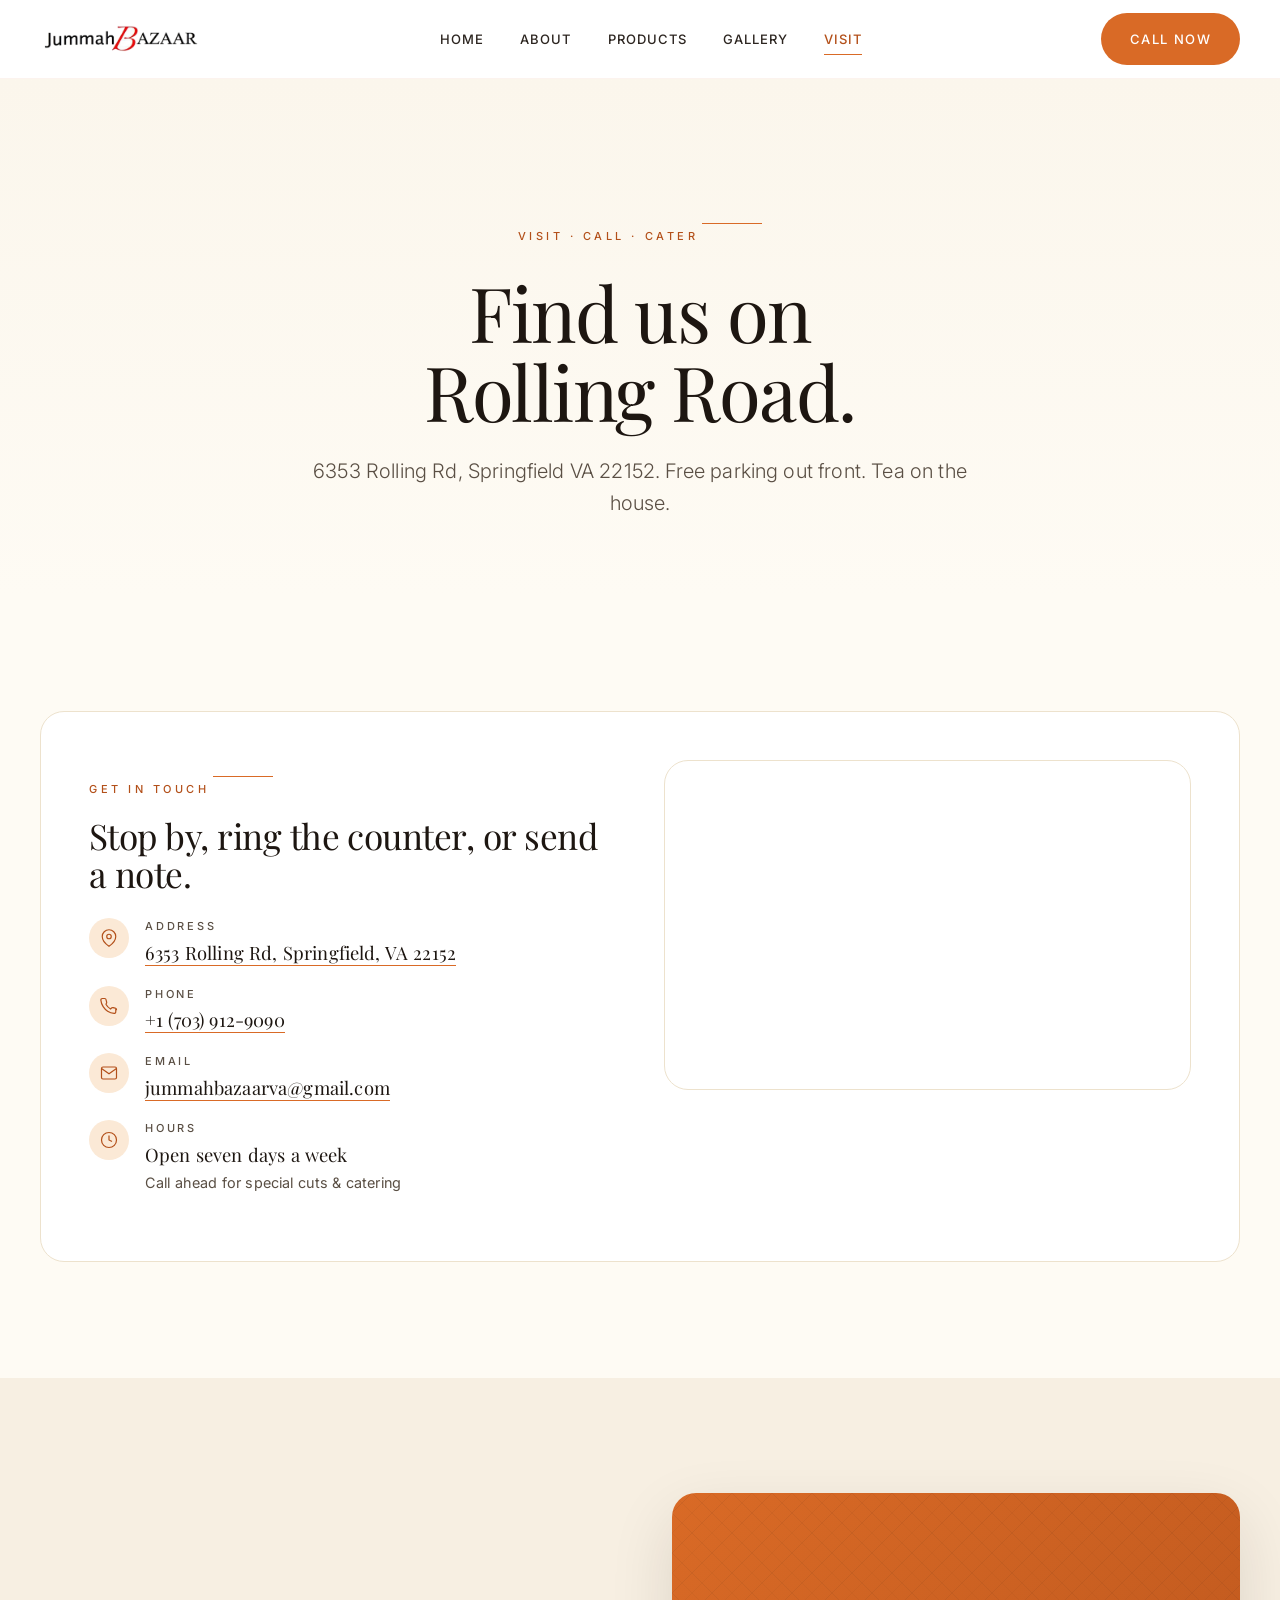
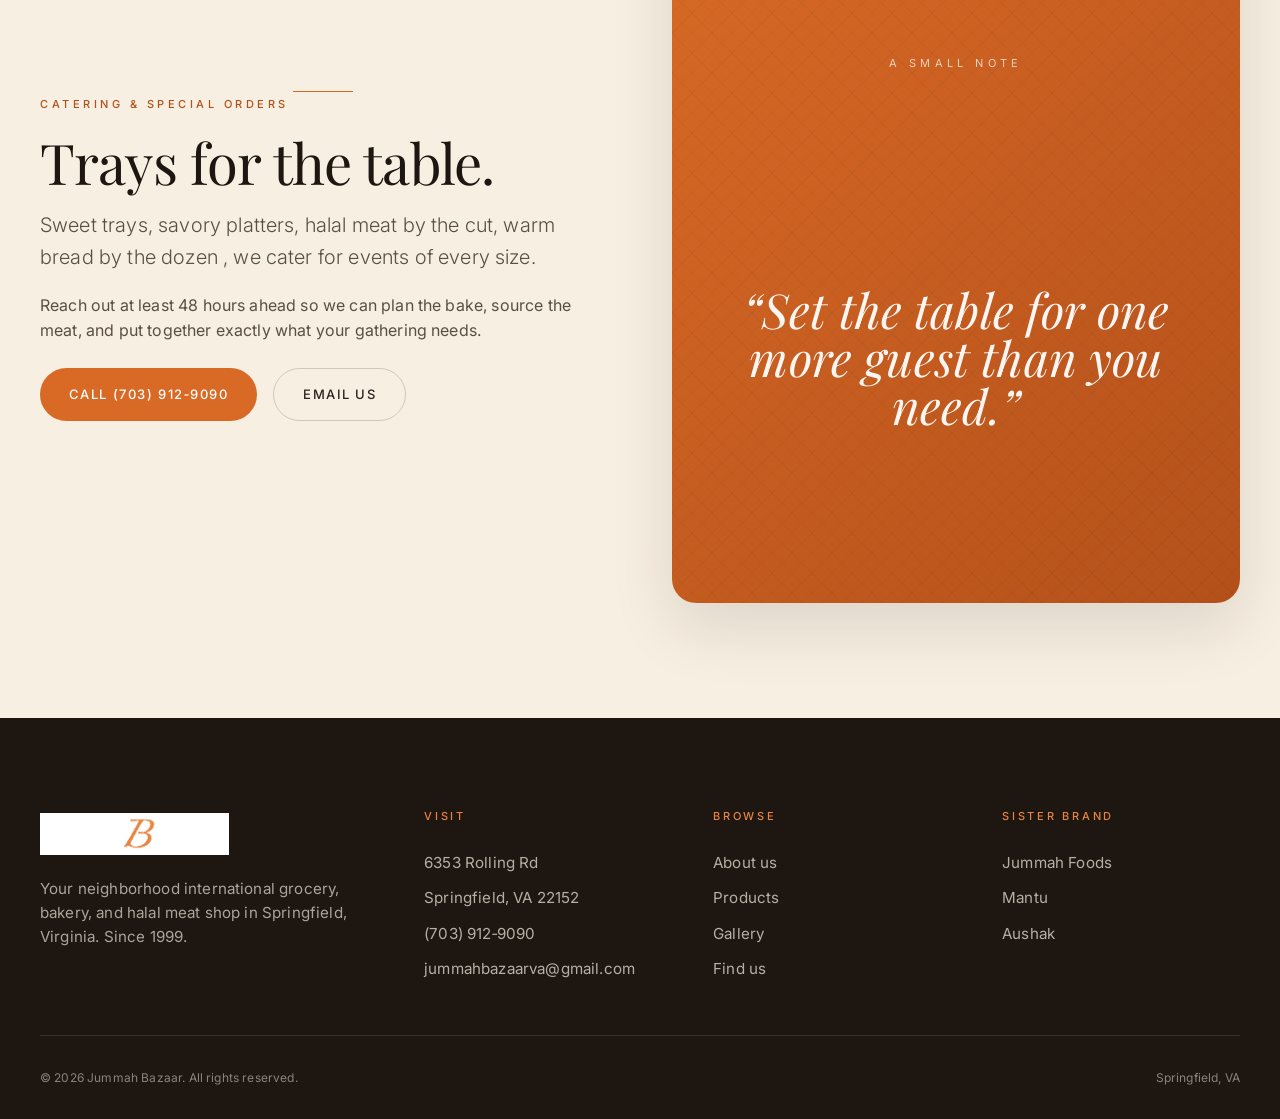
<file: contact.html>
<!doctype html>
<html lang="en">
<head>
  <meta charset="UTF-8" />
  <meta name="viewport" content="width=device-width, initial-scale=1, viewport-fit=cover" />
  <title>Visit ,  Jummah Bazaar</title>
  <meta name="description" content="Find Jummah Bazaar at 6353 Rolling Rd, Springfield, VA 22152. Phone (703) 912-9090. Open seven days a week." />
  <link rel="canonical" href="https://jummahbazaaronline.com/contact" />
  <link rel="icon" href="assets/favicon.png" />
  <link rel="preconnect" href="https://fonts.googleapis.com" />
  <link rel="preconnect" href="https://fonts.gstatic.com" crossorigin />
  <link href="https://fonts.googleapis.com/css2?family=Playfair+Display:ital,wght@0,400;0,500;0,600;0,700;1,400;1,500&family=Inter:wght@300;400;500;600&family=Pinyon+Script&display=swap" rel="stylesheet" />
  <link rel="stylesheet" href="styles.css?v=8" />
  <svg width="0" height="0" style="position:absolute" aria-hidden="true">
    <defs>
      <pattern id="geo-orange" x="0" y="0" width="40" height="40" patternUnits="userSpaceOnUse"><path d="M20 0 L40 20 L20 40 L0 20 Z" fill="none" stroke="currentColor" stroke-width="0.5"/><path d="M0 0 L40 40 M40 0 L0 40" stroke="currentColor" stroke-width="0.3"/></pattern>
      <symbol id="medallion" viewBox="0 0 40 40">
        <g fill="none" stroke="currentColor" stroke-width="1.1"><rect x="9" y="9" width="22" height="22"/><rect x="9" y="9" width="22" height="22" transform="rotate(45 20 20)"/></g>
        <circle cx="20" cy="20" r="3" fill="currentColor"/>
      </symbol>
    </defs>
  </svg>
</head>
<body>
  <header class="nav" role="banner">
    <div class="container nav-inner">
      <a class="brand" href="index.html" aria-label="Jummah Bazaar home"><img class="brand-mark-img" src="assets/jummah-bazaar-wordmark.png" alt="Jummah Bazaar" /></a>
      <nav class="nav-links" aria-label="Main">
        <a href="index.html">Home</a>
        <a href="about.html">About</a>
        <a href="products.html">Products</a>
        <a href="gallery.html">Gallery</a>
        <a href="contact.html" class="active">Visit</a>
      </nav>
      <div class="nav-cta">
        <a class="btn btn-primary" href="tel:+17039129090">Call Now</a>
        <button class="nav-toggle" aria-label="Menu"><svg viewBox="0 0 24 24" fill="none" stroke="currentColor" stroke-width="1.6" width="20" height="20"><path d="M4 7h16M4 12h16M4 17h16"/></svg></button>
      </div>
    </div>
  </header>

  <div class="mobile-menu" aria-hidden="true">
    <button class="mobile-menu-close" aria-label="Close menu"><svg viewBox="0 0 24 24" fill="none" stroke="currentColor" stroke-width="1.6" width="16" height="16"><path d="M6 6l12 12M18 6 6 18"/></svg></button>
    <nav><a href="index.html">Home</a><a href="about.html">About</a><a href="products.html">Products</a><a href="gallery.html">Gallery</a><a href="contact.html">Visit</a></nav>
  </div>

  <section class="page-hero">
    <div class="container-narrow">
      <span class="eyebrow">Visit · Call · Cater</span>
      <span class="gold-rule"></span>
      <h1>Find us on<br/>Rolling Road.</h1>
      <p class="lede">6353 Rolling Rd, Springfield VA 22152. Free parking out front. Tea on the house.</p>
    </div>
  </section>

  <section class="bg-paper">
    <div class="container">
      <div class="contact-card reveal">
        <div>
          <span class="eyebrow">Get in touch</span>
          <span class="gold-rule"></span>
          <h2 style="margin:1rem 0 1.5rem; font-size:clamp(1.6rem,3vw,2.2rem)">Stop by, ring the counter, or send a note.</h2>

          <div class="contact-detail">
            <div class="icon"><svg viewBox="0 0 24 24" fill="none" stroke="currentColor" stroke-width="1.6"><path d="M21 10c0 7-9 13-9 13s-9-6-9-13a9 9 0 0 1 18 0z"/><circle cx="12" cy="10" r="3"/></svg></div>
            <div>
              <h4>Address</h4>
              <p><a href="https://www.google.com/maps?q=6353+Rolling+Rd,+Springfield+VA+22152" target="_blank" rel="noopener">6353 Rolling Rd, Springfield, VA 22152</a></p>
            </div>
          </div>

          <div class="contact-detail">
            <div class="icon"><svg viewBox="0 0 24 24" fill="none" stroke="currentColor" stroke-width="1.6"><path d="M21 16.92v3a2 2 0 0 1-2.18 2 19.79 19.79 0 0 1-8.63-3.07 19.5 19.5 0 0 1-6-6 19.79 19.79 0 0 1-3.07-8.67A2 2 0 0 1 3.11 2h3a2 2 0 0 1 2 1.72 12.84 12.84 0 0 0 .7 2.81 2 2 0 0 1-.45 2.11L8.09 9.91a16 16 0 0 0 6 6l1.27-1.27a2 2 0 0 1 2.11-.45 12.84 12.84 0 0 0 2.81.7A2 2 0 0 1 22 16.92z"/></svg></div>
            <div>
              <h4>Phone</h4>
              <p><a href="tel:+17039129090">+1 (703) 912‑9090</a></p>
            </div>
          </div>

          <div class="contact-detail">
            <div class="icon"><svg viewBox="0 0 24 24" fill="none" stroke="currentColor" stroke-width="1.6"><path d="M4 4h16c1.1 0 2 .9 2 2v12c0 1.1-.9 2-2 2H4c-1.1 0-2-.9-2-2V6c0-1.1.9-2 2-2z"/><path d="M22 6 12 13 2 6"/></svg></div>
            <div>
              <h4>Email</h4>
              <p><a href="mailto:jummahbazaarva@gmail.com">jummahbazaarva@gmail.com</a></p>
            </div>
          </div>

          <div class="contact-detail">
            <div class="icon"><svg viewBox="0 0 24 24" fill="none" stroke="currentColor" stroke-width="1.6"><circle cx="12" cy="12" r="10"/><path d="M12 6v6l4 2"/></svg></div>
            <div>
              <h4>Hours</h4>
              <p>Open seven days a week<br/><span style="font-size:0.9rem; color:var(--graphite); font-family:var(--font-sans)">Call ahead for special cuts &amp; catering</span></p>
            </div>
          </div>
        </div>

        <div class="map-wrap">
          <iframe loading="lazy" referrerpolicy="no-referrer-when-downgrade" src="https://www.google.com/maps?q=6353+Rolling+Rd,+Springfield+VA+22152&output=embed" title="Jummah Bazaar location"></iframe>
        </div>
      </div>
    </div>
  </section>

  <!-- Catering / Special orders -->
  <section class="bg-cream">
    <div class="container">
      <div class="split">
        <div class="reveal">
          <span class="eyebrow">Catering &amp; Special Orders</span>
          <span class="gold-rule"></span>
          <h2 style="margin:1rem 0">Trays for the table.</h2>
          <p class="lede" style="margin-bottom:1.25rem">Sweet trays, savory platters, halal meat by the cut, warm bread by the dozen ,  we cater for events of every size.</p>
          <p class="muted" style="margin-bottom:1.5rem">Reach out at least 48 hours ahead so we can plan the bake, source the meat, and put together exactly what your gathering needs.</p>
          <div class="row">
            <a class="btn btn-primary" href="tel:+17039129090">Call (703) 912‑9090</a>
            <a class="btn btn-ghost" href="mailto:jummahbazaarva@gmail.com">Email us</a>
          </div>
        </div>
        <div class="split-image type-panel orange reveal">
          <svg class="pattern" aria-hidden="true" style="color:#fff"><rect width="100%" height="100%" fill="url(#geo-orange)"/></svg>
          <span class="label" style="color:#fff">A small note</span>
          <div class="farsi" style="color:#fff">&ldquo;Set the table for one more&nbsp;guest than you need.&rdquo;</div>
        </div>
        </div>
      </div>
    </div>
  </section>

  <footer class="site-footer">
    <div class="container">
      <div class="footer-grid">
        <div class="footer-brand">
          <a class="brand" href="index.html" aria-label="Jummah Bazaar home"><img class="brand-mark-img" src="assets/jummah-bazaar-wordmark-white.png" alt="Jummah Bazaar" style="height:42px" /></a>
          <p>Your neighborhood international grocery, bakery, and halal meat shop in Springfield, Virginia. Since 1999.</p>
        </div>
        <div><h5>Visit</h5>
          <a href="https://www.google.com/maps?q=6353+Rolling+Rd,+Springfield+VA+22152" target="_blank" rel="noopener">6353 Rolling Rd</a>
          <a href="https://www.google.com/maps?q=6353+Rolling+Rd,+Springfield+VA+22152" target="_blank" rel="noopener">Springfield, VA 22152</a>
          <a href="tel:+17039129090">(703) 912‑9090</a>
          <a href="mailto:jummahbazaarva@gmail.com">jummahbazaarva@gmail.com</a>
        </div>
        <div><h5>Browse</h5>
          <a href="about.html">About us</a>
          <a href="products.html">Products</a>
          <a href="gallery.html">Gallery</a>
          <a href="contact.html">Find us</a>
        </div>
        <div><h5>Sister brand</h5>
          <a href="https://jummahfoods.com/" target="_blank" rel="noopener">Jummah Foods</a>
          <a href="https://jummahfoods.com/mantu" target="_blank" rel="noopener">Mantu</a>
          <a href="https://jummahfoods.com/aushak" target="_blank" rel="noopener">Aushak</a>
        </div>
      </div>
      <div class="footer-bottom">
        <span>&copy; 2026 Jummah Bazaar. All rights reserved.</span>
        <span>Springfield, VA</span>
      </div>
    </div>
  </footer>
  <script src="script.js" defer></script>
</body>
</html>
</file>
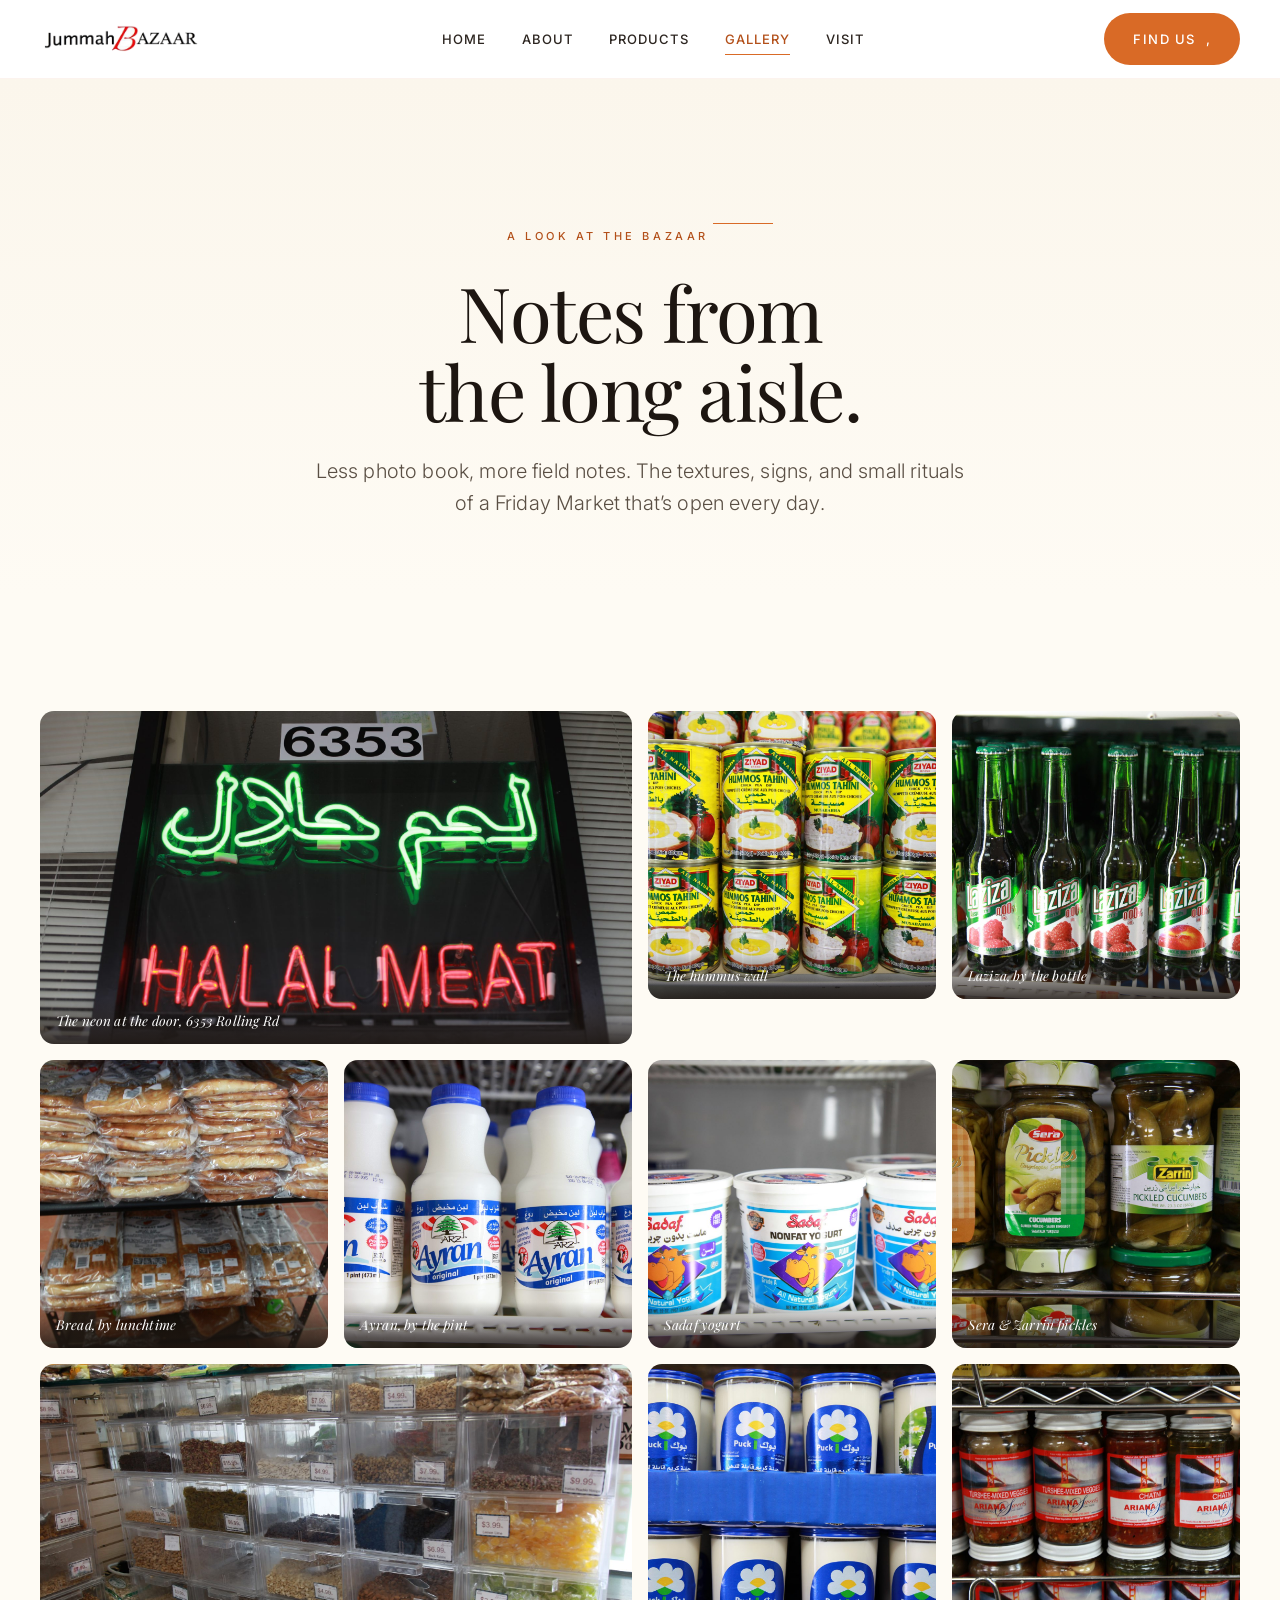
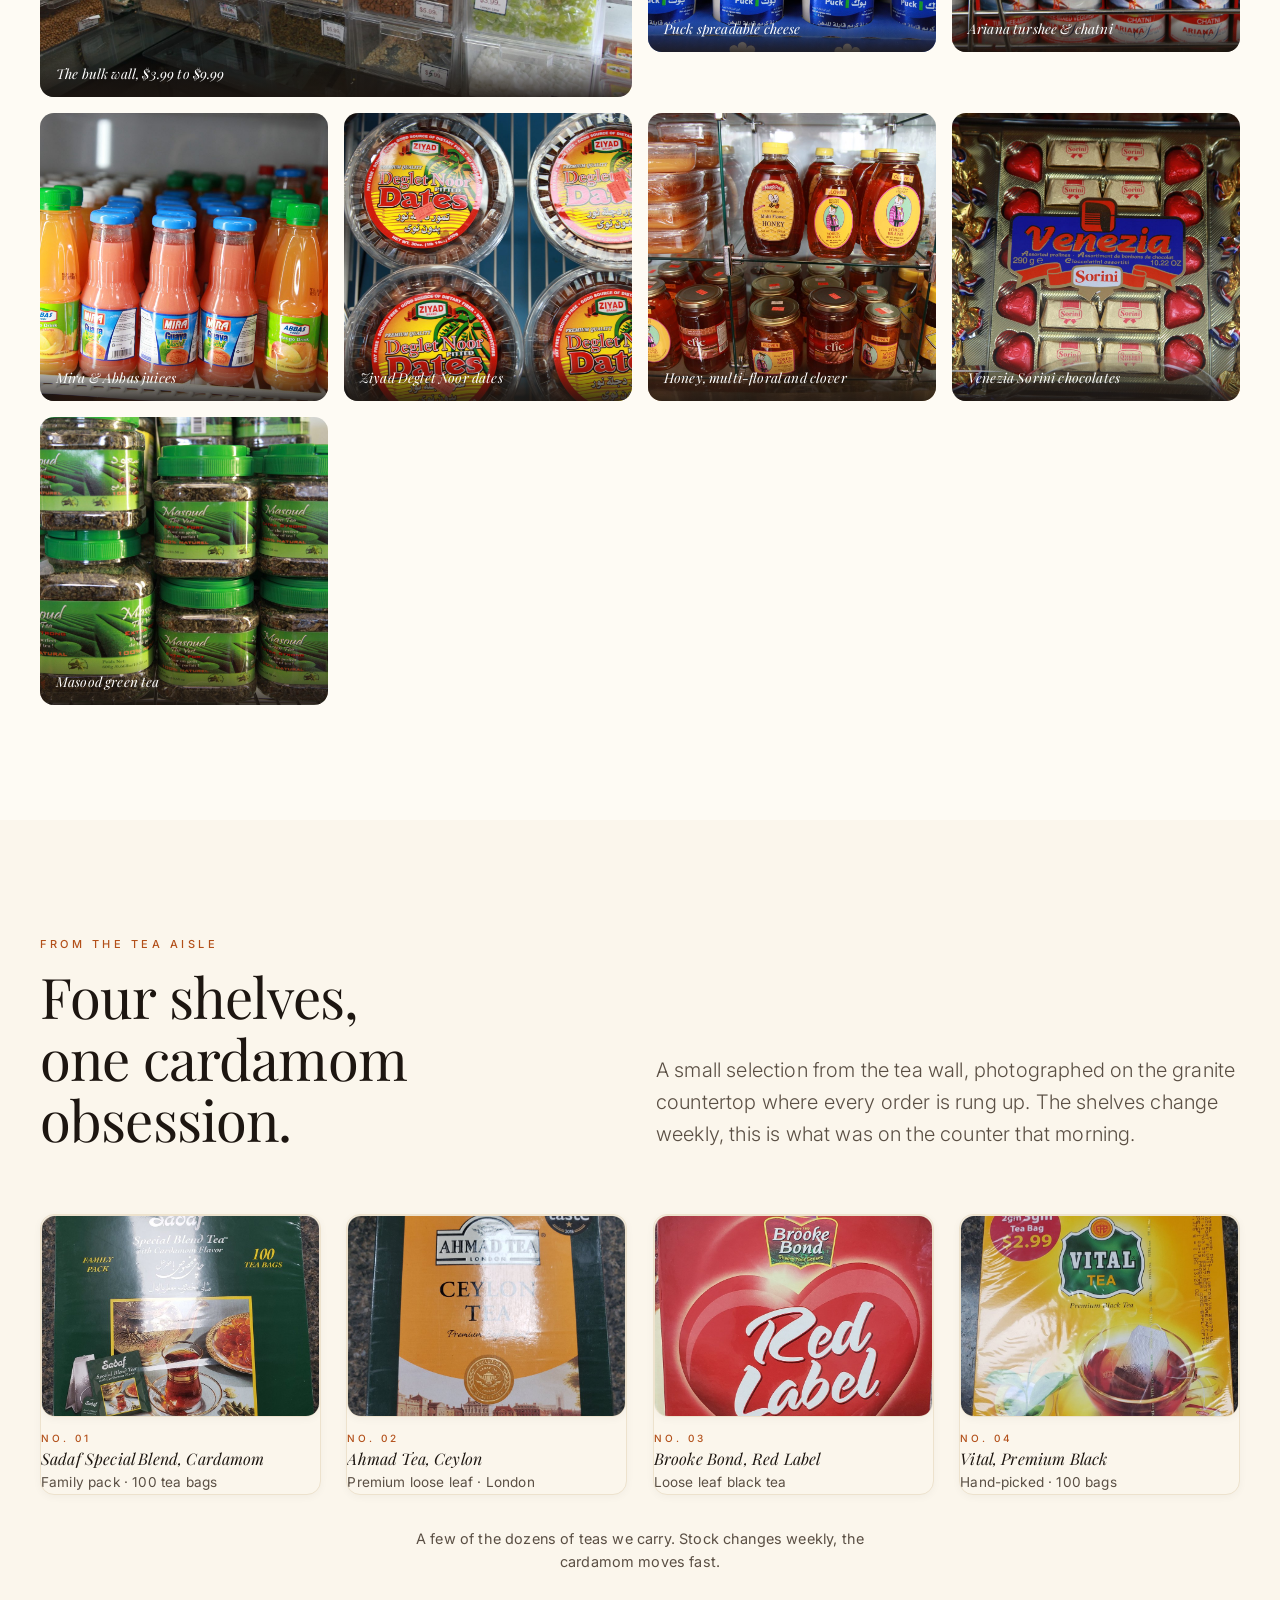
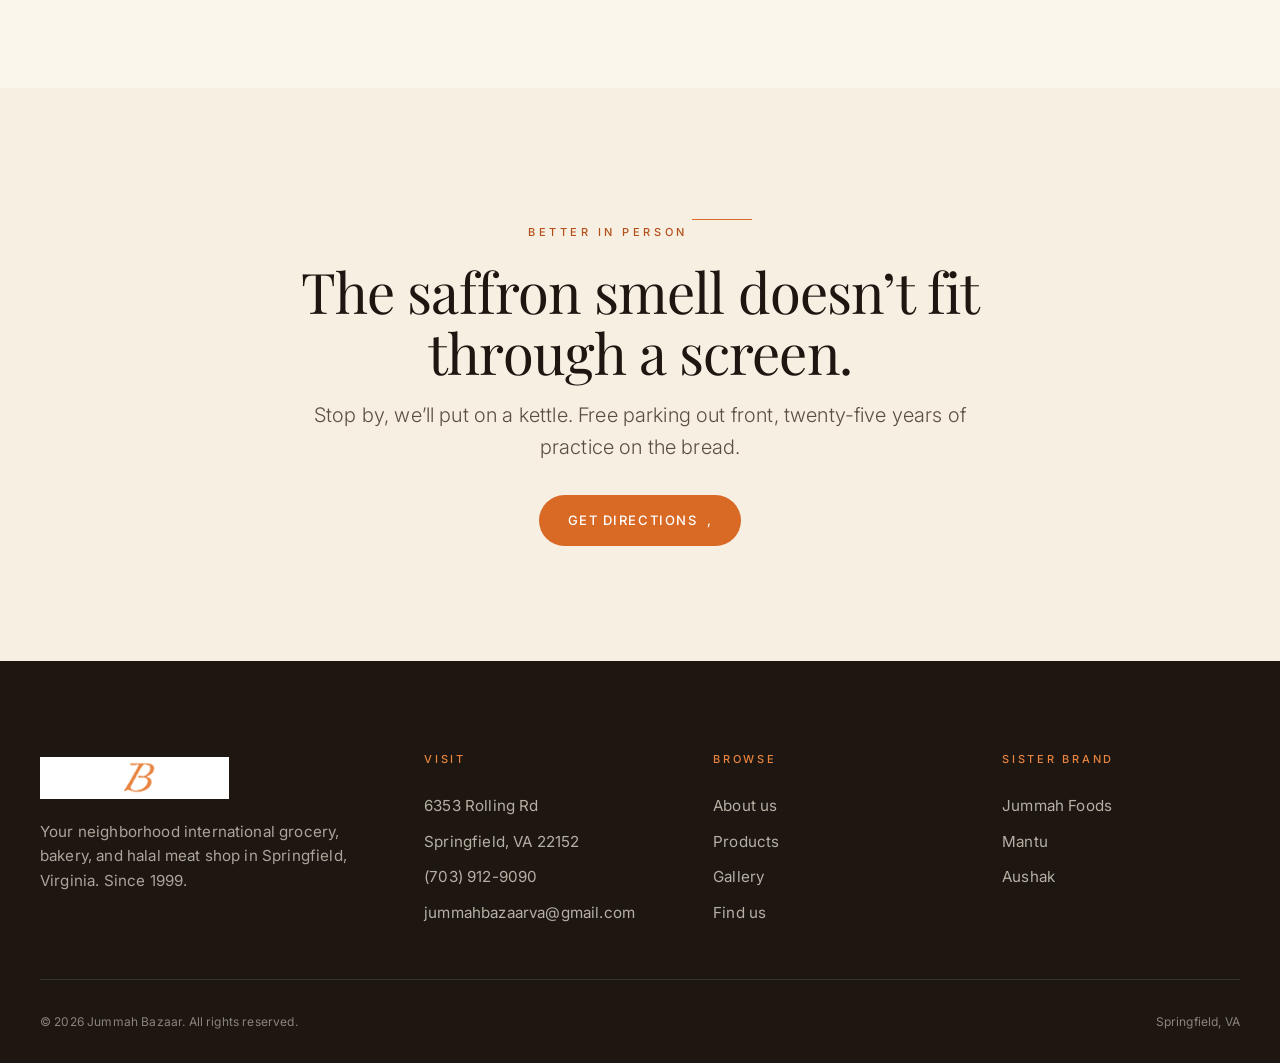
<file: gallery.html>
<!doctype html>
<html lang="en">
<head>
  <meta charset="UTF-8" />
  <meta name="viewport" content="width=device-width, initial-scale=1, viewport-fit=cover" />
  <title>Gallery, Jummah Bazaar</title>
  <meta name="description" content="A look at Jummah Bazaar in Springfield, VA: the shelves, the kettle, and the Friday Market that's open every day." />
  <link rel="canonical" href="https://jummahbazaaronline.com/gallery" />
  <link rel="icon" href="assets/favicon.png" />
  <link rel="preconnect" href="https://fonts.googleapis.com" />
  <link rel="preconnect" href="https://fonts.gstatic.com" crossorigin />
  <link href="https://fonts.googleapis.com/css2?family=Playfair+Display:ital,wght@0,400;0,500;0,600;0,700;1,400;1,500&family=Inter:wght@300;400;500;600&family=Amiri:ital,wght@0,400;0,700;1,400&family=Pinyon+Script&display=swap" rel="stylesheet" />
  <link rel="stylesheet" href="styles.css?v=8" />
  <svg width="0" height="0" style="position:absolute" aria-hidden="true">
    <defs>
      <pattern id="geo-orange" x="0" y="0" width="40" height="40" patternUnits="userSpaceOnUse"><path d="M20 0 L40 20 L20 40 L0 20 Z" fill="none" stroke="currentColor" stroke-width="0.5"/><path d="M0 0 L40 40 M40 0 L0 40" stroke="currentColor" stroke-width="0.3"/></pattern>
      <pattern id="geo-light" x="0" y="0" width="40" height="40" patternUnits="userSpaceOnUse"><path d="M20 0 L40 20 L20 40 L0 20 Z" fill="none" stroke="#d96a26" stroke-width="0.5"/></pattern>
      <symbol id="kettle" viewBox="0 0 56 56"><g fill="none" stroke="currentColor" stroke-width="1.4" stroke-linecap="round"><path d="M14 30 Q14 18 28 18 Q42 18 42 30 L42 38 Q42 44 36 44 L20 44 Q14 44 14 38 Z"/><path d="M28 18 L28 12 M22 12 L34 12"/><path d="M42 28 Q50 28 50 24 Q50 22 48 22"/><circle cx="28" cy="34" r="1.5" fill="currentColor"/></g></symbol>
      <symbol id="wheat" viewBox="0 0 56 56"><g fill="none" stroke="currentColor" stroke-width="1.4" stroke-linecap="round"><path d="M28 48 L28 14"/><path d="M28 18 Q22 16 20 12 Q26 12 28 16 Q30 12 36 12 Q34 16 28 18"/><path d="M28 26 Q20 24 18 18 Q26 19 28 24 Q30 19 38 18 Q36 24 28 26"/><path d="M28 34 Q19 32 17 24 Q26 26 28 32 Q30 26 39 24 Q37 32 28 34"/><path d="M28 42 Q18 40 16 30 Q26 32 28 40 Q30 32 40 30 Q38 40 28 42"/></g></symbol>
      <symbol id="moon" viewBox="0 0 56 56"><g fill="none" stroke="currentColor" stroke-width="1.4" stroke-linecap="round"><path d="M40 36 Q26 38 22 22 Q22 12 32 10 Q24 18 28 28 Q32 36 44 32 Q42 34 40 36 Z"/><circle cx="14" cy="14" r="1" fill="currentColor"/></g></symbol>
    </defs>
  </svg>
</head>
<body>
  <header class="nav" role="banner">
    <div class="container nav-inner">
      <a class="brand" href="index.html" aria-label="Jummah Bazaar home"><img class="brand-mark-img" src="assets/jummah-bazaar-wordmark.png" alt="Jummah Bazaar" /></a>
      <nav class="nav-links" aria-label="Main">
        <a href="index.html">Home</a>
        <a href="about.html">About</a>
        <a href="products.html">Products</a>
        <a href="gallery.html" class="active">Gallery</a>
        <a href="contact.html">Visit</a>
      </nav>
      <div class="nav-cta">
        <a class="btn btn-primary" href="contact.html">Find Us <span class="arrow">,</span></a>
        <button class="nav-toggle" aria-label="Menu"><svg viewBox="0 0 24 24" fill="none" stroke="currentColor" stroke-width="1.6" width="20" height="20"><path d="M4 7h16M4 12h16M4 17h16"/></svg></button>
      </div>
    </div>
  </header>

  <div class="mobile-menu" aria-hidden="true">
    <button class="mobile-menu-close" aria-label="Close menu"><svg viewBox="0 0 24 24" fill="none" stroke="currentColor" stroke-width="1.6" width="16" height="16"><path d="M6 6l12 12M18 6 6 18"/></svg></button>
    <nav><a href="index.html">Home</a><a href="about.html">About</a><a href="products.html">Products</a><a href="gallery.html">Gallery</a><a href="contact.html">Visit</a></nav>
  </div>

  <section class="page-hero">
    <div class="container-narrow">
      <span class="eyebrow">A look at the bazaar</span>
      <span class="gold-rule"></span>
      <h1>Notes from<br/>the long aisle.</h1>
      <p class="lede">Less photo book, more field notes. The textures, signs, and small rituals of a Friday Market that&rsquo;s open every day.</p>
    </div>
  </section>

  <section class="bg-paper">
    <div class="container">
      <div class="bazaar-wall reveal">
        <div class="tile span-2"><img src="assets/hero-halal-neon.jpg" alt="HALAL MEAT neon sign" /><div class="caption">The neon at the door, 6353 Rolling Rd</div></div>
        <div class="tile"><img src="assets/gal-hummus-wall.jpg" alt="Wall of hummus tahini cans" /><div class="caption">The hummus wall</div></div>
        <div class="tile"><img src="assets/gal-laziza.jpg" alt="Laziza beverage bottles" /><div class="caption">Laziza, by the bottle</div></div>
        <div class="tile"><img src="assets/gal-bread-rack.jpg" alt="Fresh bread on the rack" /><div class="caption">Bread, by lunchtime</div></div>
        <div class="tile"><img src="assets/gal-ayran.jpg" alt="Ayran yogurt drink" /><div class="caption">Ayran, by the pint</div></div>
        <div class="tile"><img src="assets/gal-sadaf-yogurt.jpg" alt="Sadaf nonfat yogurt tubs" /><div class="caption">Sadaf yogurt</div></div>
        <div class="tile"><img src="assets/gal-pickles.jpg" alt="Sera and Zarrin pickled cucumbers" /><div class="caption">Sera &amp; Zarrin pickles</div></div>
        <div class="tile span-2"><img src="assets/shelf-bulk-dispensers.jpg" alt="Bulk dispensers of seeds and dried fruit" /><div class="caption">The bulk wall, $3.99 to $9.99</div></div>
        <div class="tile"><img src="assets/gal-puck.jpg" alt="Puck cream cheese" /><div class="caption">Puck spreadable cheese</div></div>
        <div class="tile"><img src="assets/gal-ariana-chatni.jpg" alt="Ariana brand turshee and chatni" /><div class="caption">Ariana turshee &amp; chatni</div></div>
        <div class="tile"><img src="assets/gal-juice.jpg" alt="Mira and Abbas juices" /><div class="caption">Mira &amp; Abbas juices</div></div>
        <div class="tile"><img src="assets/gal-dates.jpg" alt="Ziyad Deglet Noor dates" /><div class="caption">Ziyad Deglet Noor dates</div></div>
        <div class="tile"><img src="assets/gal-honey.jpg" alt="Local honey display" /><div class="caption">Honey, multi-floral and clover</div></div>
        <div class="tile"><img src="assets/gal-venezia.jpg" alt="Venezia Sorini chocolates" /><div class="caption">Venezia Sorini chocolates</div></div>
        <div class="tile"><img src="assets/gal-masood-tea.jpg" alt="Masood green tea jars" /><div class="caption">Masood green tea</div></div>
      </div>
    </div>
  </section>

  
  <!-- ==================== FROM THE TEA AISLE (curated product photos) ==================== -->
  <section class="bg-ivory">
    <div class="container">
      <div class="section-head reveal">
        <div class="section-head-stack">
          <span class="eyebrow">From the tea aisle</span>
          <h2>Four shelves,<br/>one cardamom obsession.</h2>
        </div>
        <p class="lede">A small selection from the tea wall, photographed on the granite countertop where every order is rung up. The shelves change weekly, this is what was on the counter that morning.</p>
      </div>
      <div class="product-feature reveal">
        <figure class="item">
          <figure><img src="assets/product-sadaf-cardamom.jpg" alt="Sadaf Special Blend Tea with Cardamom Flavor, 100 tea bags" /></figure>
          <figcaption class="caption">
            <span class="num">No. 01</span>
            <span class="name">Sadaf Special Blend, Cardamom</span>
            <span class="meta">Family pack &middot; 100 tea bags</span>
          </figcaption>
        </figure>
        <figure class="item">
          <figure><img src="assets/product-ahmad-earlgrey.jpg" alt="Ahmad Tea London Ceylon Tea premium loose leaf" /></figure>
          <figcaption class="caption">
            <span class="num">No. 02</span>
            <span class="name">Ahmad Tea, Ceylon</span>
            <span class="meta">Premium loose leaf &middot; London</span>
          </figcaption>
        </figure>
        <figure class="item">
          <figure><img src="assets/product-brooke-bond.jpg" alt="Brooke Bond Red Label loose leaf black tea" /></figure>
          <figcaption class="caption">
            <span class="num">No. 03</span>
            <span class="name">Brooke Bond, Red Label</span>
            <span class="meta">Loose leaf black tea</span>
          </figcaption>
        </figure>
        <figure class="item">
          <figure><img src="assets/product-vital-tea.jpg" alt="Vital Premium Black Tea, 100 bags" /></figure>
          <figcaption class="caption">
            <span class="num">No. 04</span>
            <span class="name">Vital, Premium Black</span>
            <span class="meta">Hand-picked &middot; 100 bags</span>
          </figcaption>
        </figure>
      </div>
      <p style="text-align:center; margin-top:2rem; font-size:0.9rem; color:var(--graphite); max-width:55ch; margin-left:auto; margin-right:auto">A few of the dozens of teas we carry. Stock changes weekly, the cardamom moves fast.</p>
    </div>
  </section>

  <section class="bg-cream">
    <div class="container container-narrow center">
      <span class="eyebrow">Better in person</span>
      <span class="gold-rule"></span>
      <h2 style="margin:1rem 0">The saffron smell doesn&rsquo;t fit through a screen.</h2>
      <p class="lede" style="margin:0 auto 2rem; max-width:55ch">Stop by, we&rsquo;ll put on a kettle. Free parking out front, twenty-five years of practice on the bread.</p>
      <a class="btn btn-primary" href="contact.html">Get directions <span class="arrow">,</span></a>
    </div>
  </section>

  <footer class="site-footer">
    <div class="container">
      <div class="footer-grid">
        <div class="footer-brand">
          <a class="brand" href="index.html" aria-label="Jummah Bazaar home"><img class="brand-mark-img" src="assets/jummah-bazaar-wordmark-white.png" alt="Jummah Bazaar" style="height:42px" /></a>
          <p>Your neighborhood international grocery, bakery, and halal meat shop in Springfield, Virginia. Since 1999.</p>
        </div>
        <div><h5>Visit</h5>
          <a href="https://www.google.com/maps?q=6353+Rolling+Rd,+Springfield+VA+22152" target="_blank" rel="noopener">6353 Rolling Rd</a>
          <a href="https://www.google.com/maps?q=6353+Rolling+Rd,+Springfield+VA+22152" target="_blank" rel="noopener">Springfield, VA 22152</a>
          <a href="tel:+17039129090">(703) 912-9090</a>
          <a href="mailto:jummahbazaarva@gmail.com">jummahbazaarva@gmail.com</a>
        </div>
        <div><h5>Browse</h5>
          <a href="about.html">About us</a>
          <a href="products.html">Products</a>
          <a href="gallery.html">Gallery</a>
          <a href="contact.html">Find us</a>
        </div>
        <div><h5>Sister brand</h5>
          <a href="https://jummahfoods.com/" target="_blank" rel="noopener">Jummah Foods</a>
          <a href="https://jummahfoods.com/mantu" target="_blank" rel="noopener">Mantu</a>
          <a href="https://jummahfoods.com/aushak" target="_blank" rel="noopener">Aushak</a>
        </div>
      </div>
      <div class="footer-bottom">
        <span>&copy; 2026 Jummah Bazaar. All rights reserved.</span>
        <span>Springfield, VA</span>
      </div>
    </div>
  </footer>
  <script src="script.js" defer></script>
</body>
</html>
</file>
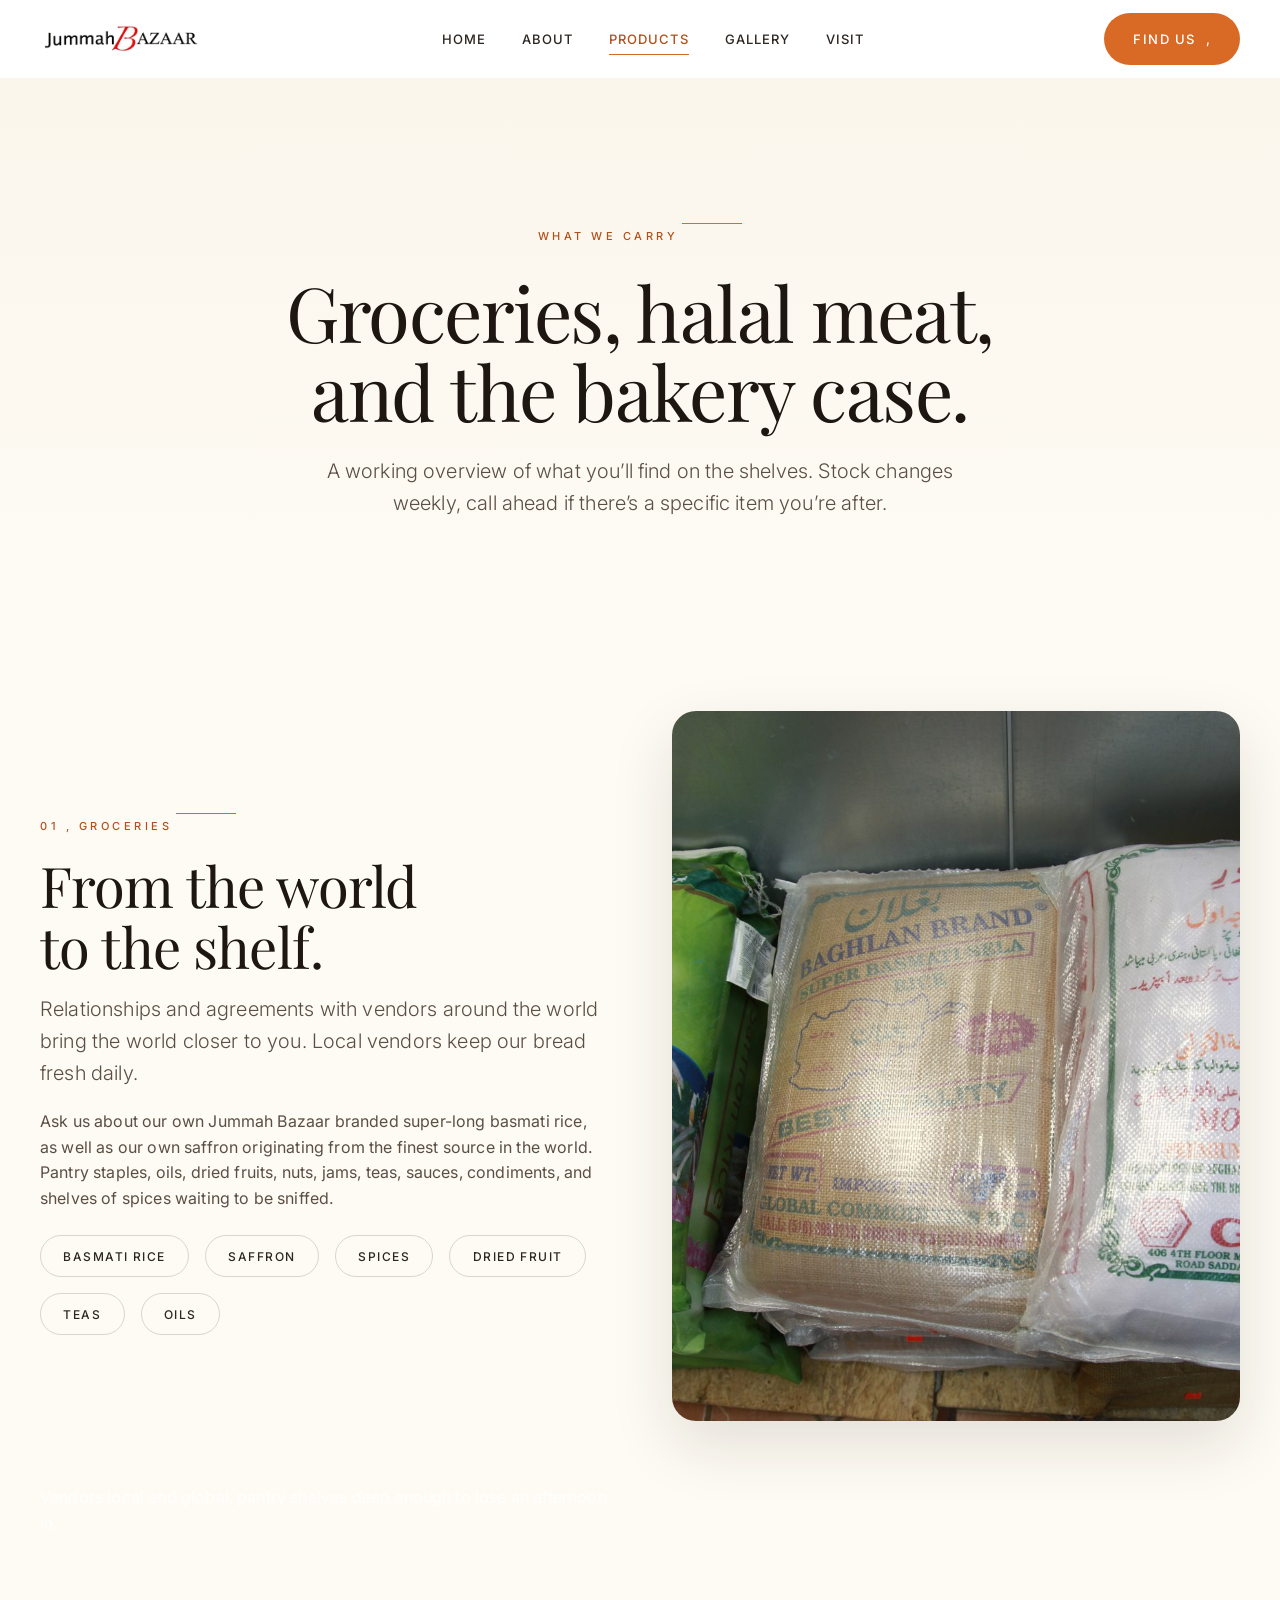
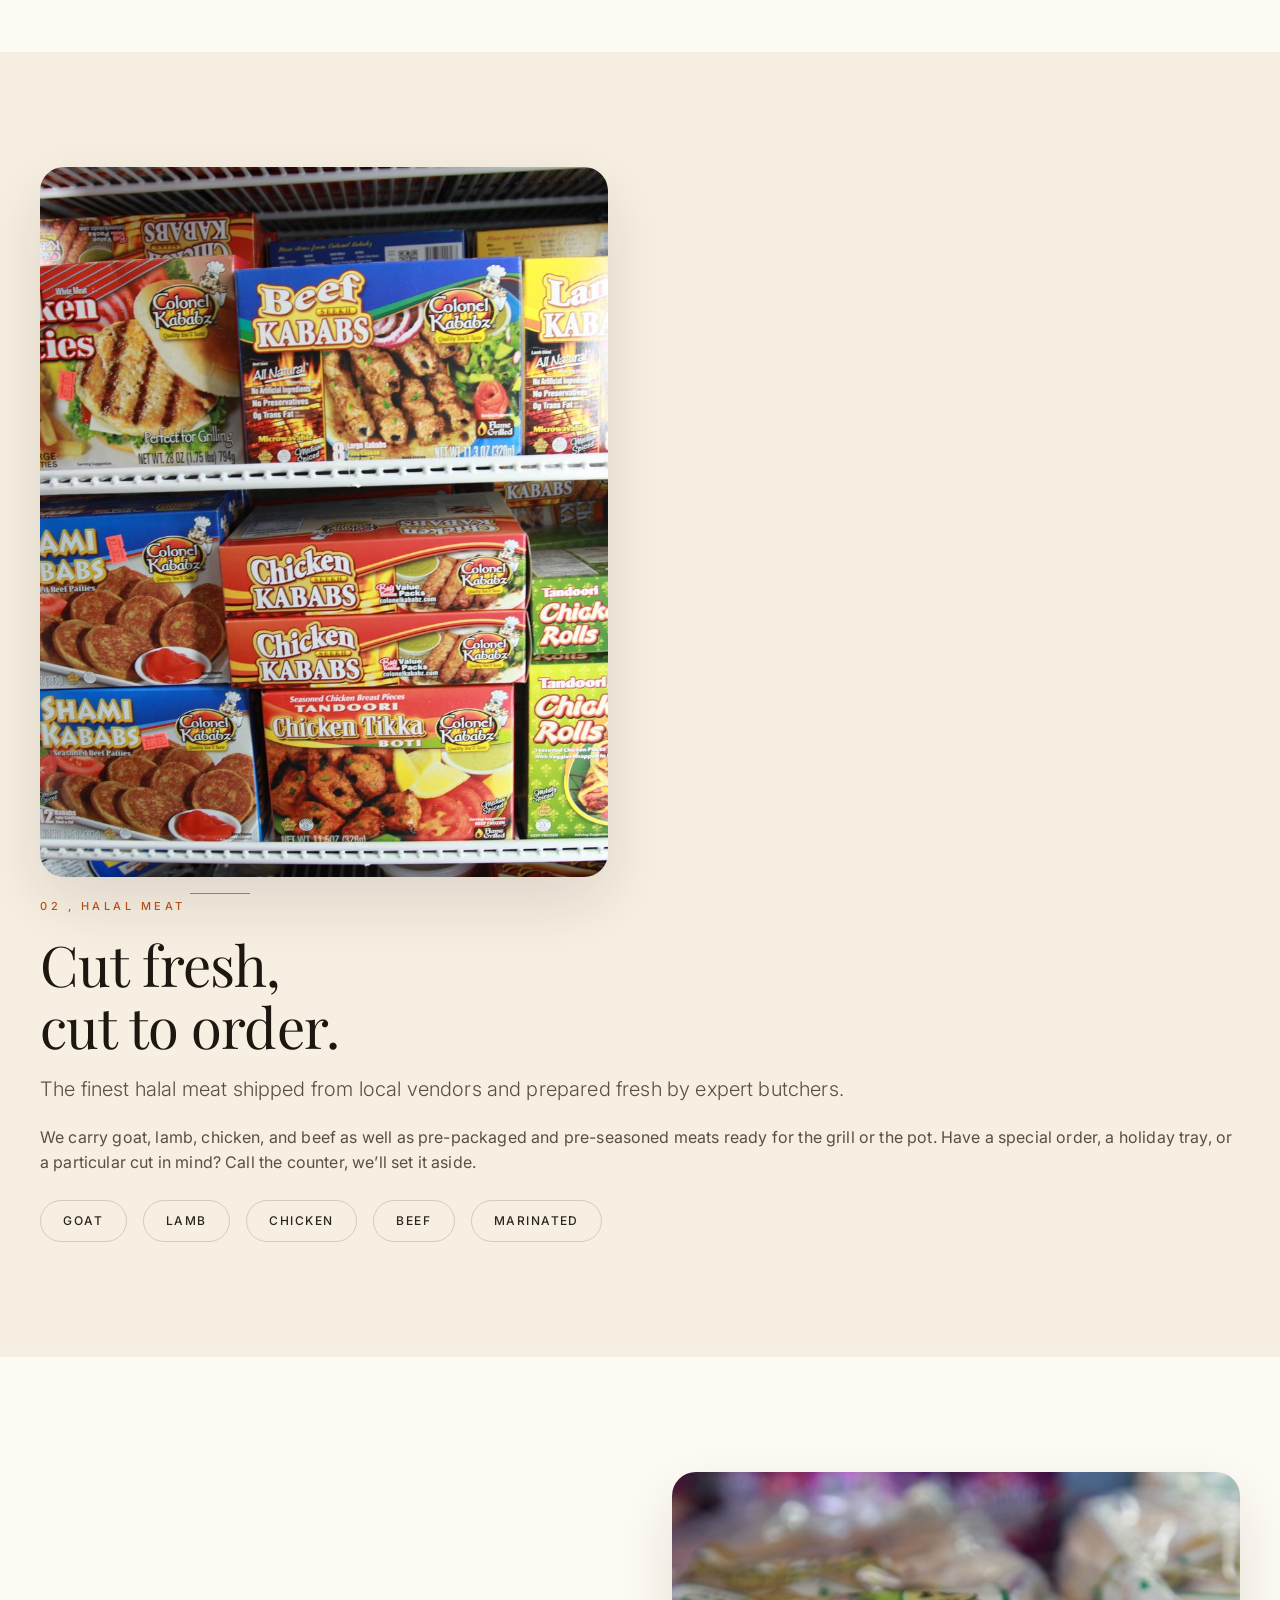
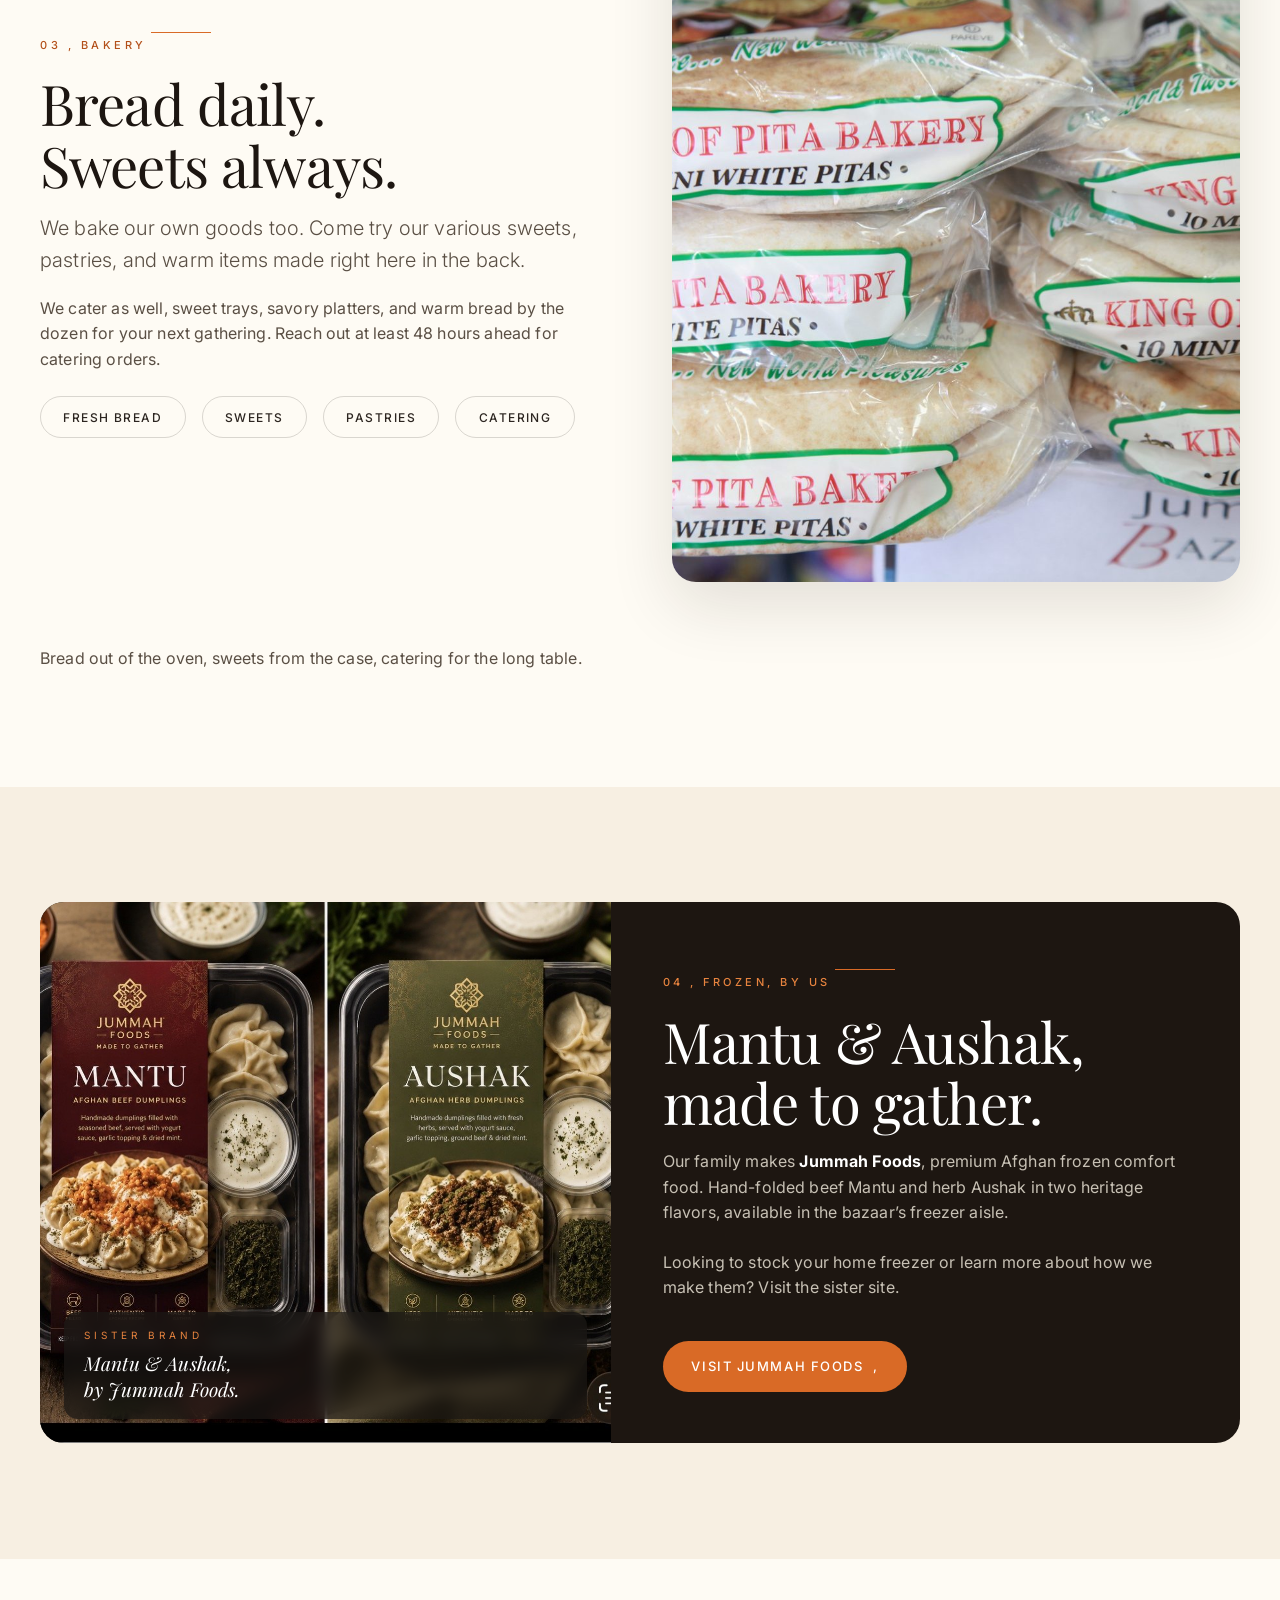
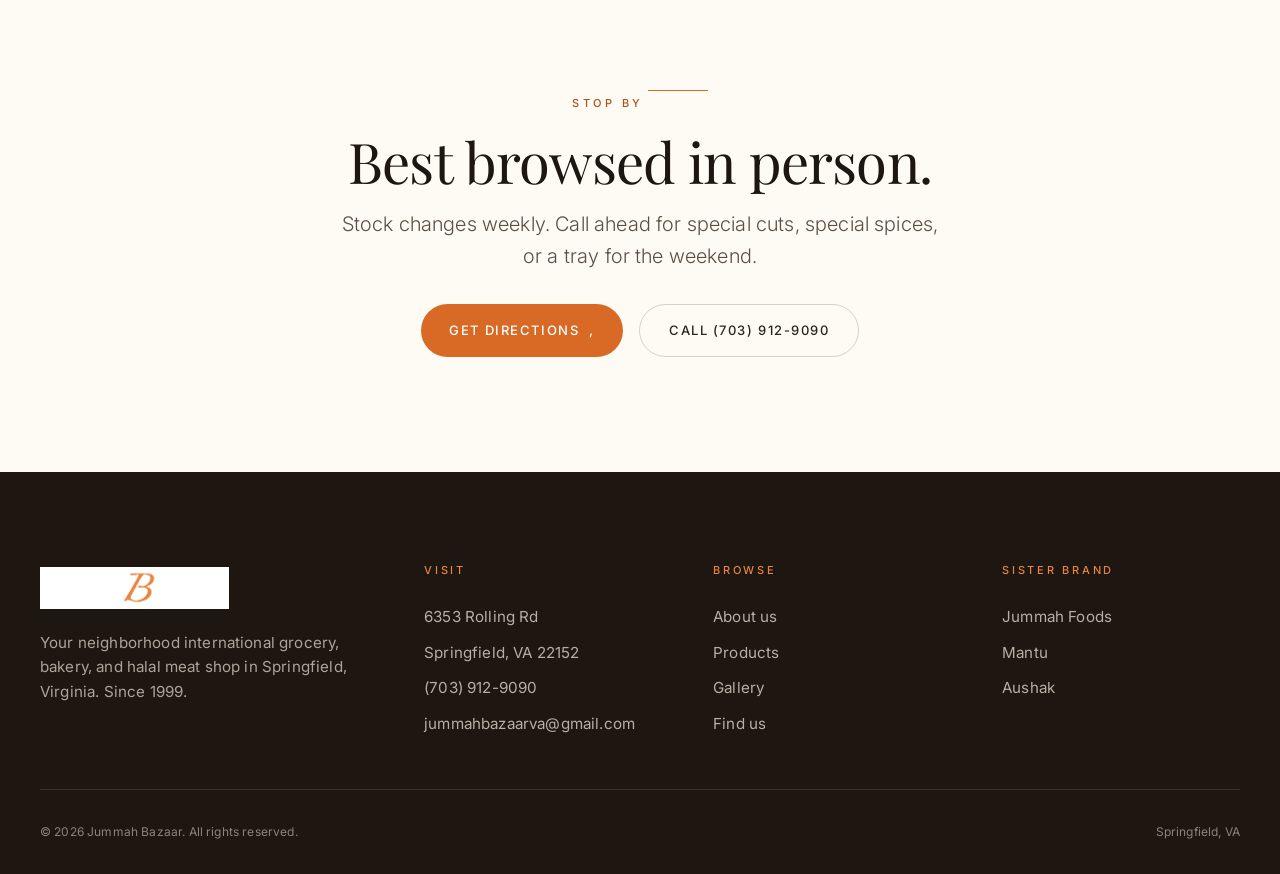
<file: products.html>
<!doctype html>
<html lang="en">
<head>
  <meta charset="UTF-8" />
  <meta name="viewport" content="width=device-width, initial-scale=1, viewport-fit=cover" />
  <title>Products, Jummah Bazaar</title>
  <meta name="description" content="Groceries, halal meat, fresh bakery, and specialty items from Jummah Bazaar in Springfield, VA." />
  <link rel="canonical" href="https://jummahbazaaronline.com/products" />
  <link rel="icon" href="assets/favicon.png" />
  <link rel="preconnect" href="https://fonts.googleapis.com" />
  <link rel="preconnect" href="https://fonts.gstatic.com" crossorigin />
  <link href="https://fonts.googleapis.com/css2?family=Playfair+Display:ital,wght@0,400;0,500;0,600;0,700;1,400;1,500&family=Inter:wght@300;400;500;600&family=Amiri:ital,wght@0,400;0,700;1,400&family=Pinyon+Script&display=swap" rel="stylesheet" />
  <link rel="stylesheet" href="styles.css?v=8" />
  <svg width="0" height="0" style="position:absolute" aria-hidden="true">
    <defs>
      <pattern id="geo-orange" x="0" y="0" width="40" height="40" patternUnits="userSpaceOnUse"><path d="M20 0 L40 20 L20 40 L0 20 Z" fill="none" stroke="currentColor" stroke-width="0.5"/><path d="M0 0 L40 40 M40 0 L0 40" stroke="currentColor" stroke-width="0.3"/></pattern>
      <pattern id="geo-light" x="0" y="0" width="40" height="40" patternUnits="userSpaceOnUse"><path d="M20 0 L40 20 L20 40 L0 20 Z" fill="none" stroke="#d96a26" stroke-width="0.5"/></pattern>
      <symbol id="kettle" viewBox="0 0 56 56"><g fill="none" stroke="currentColor" stroke-width="1.4" stroke-linecap="round"><path d="M14 30 Q14 18 28 18 Q42 18 42 30 L42 38 Q42 44 36 44 L20 44 Q14 44 14 38 Z"/><path d="M28 18 L28 12 M22 12 L34 12"/><path d="M42 28 Q50 28 50 24 Q50 22 48 22"/><circle cx="28" cy="34" r="1.5" fill="currentColor"/></g></symbol>
      <symbol id="wheat" viewBox="0 0 56 56"><g fill="none" stroke="currentColor" stroke-width="1.4" stroke-linecap="round"><path d="M28 48 L28 14"/><path d="M28 18 Q22 16 20 12 Q26 12 28 16 Q30 12 36 12 Q34 16 28 18"/><path d="M28 26 Q20 24 18 18 Q26 19 28 24 Q30 19 38 18 Q36 24 28 26"/><path d="M28 34 Q19 32 17 24 Q26 26 28 32 Q30 26 39 24 Q37 32 28 34"/><path d="M28 42 Q18 40 16 30 Q26 32 28 40 Q30 32 40 30 Q38 40 28 42"/></g></symbol>
      <symbol id="moon" viewBox="0 0 56 56"><g fill="none" stroke="currentColor" stroke-width="1.4" stroke-linecap="round"><path d="M40 36 Q26 38 22 22 Q22 12 32 10 Q24 18 28 28 Q32 36 44 32 Q42 34 40 36 Z"/><circle cx="14" cy="14" r="1" fill="currentColor"/></g></symbol>
    </defs>
  </svg>
</head>
<body>
  <header class="nav" role="banner">
    <div class="container nav-inner">
      <a class="brand" href="index.html" aria-label="Jummah Bazaar home"><img class="brand-mark-img" src="assets/jummah-bazaar-wordmark.png" alt="Jummah Bazaar" /></a>
      <nav class="nav-links" aria-label="Main">
        <a href="index.html">Home</a>
        <a href="about.html">About</a>
        <a href="products.html" class="active">Products</a>
        <a href="gallery.html">Gallery</a>
        <a href="contact.html">Visit</a>
      </nav>
      <div class="nav-cta">
        <a class="btn btn-primary" href="contact.html">Find Us <span class="arrow">,</span></a>
        <button class="nav-toggle" aria-label="Menu"><svg viewBox="0 0 24 24" fill="none" stroke="currentColor" stroke-width="1.6" width="20" height="20"><path d="M4 7h16M4 12h16M4 17h16"/></svg></button>
      </div>
    </div>
  </header>

  <div class="mobile-menu" aria-hidden="true">
    <button class="mobile-menu-close" aria-label="Close menu"><svg viewBox="0 0 24 24" fill="none" stroke="currentColor" stroke-width="1.6" width="16" height="16"><path d="M6 6l12 12M18 6 6 18"/></svg></button>
    <nav><a href="index.html">Home</a><a href="about.html">About</a><a href="products.html">Products</a><a href="gallery.html">Gallery</a><a href="contact.html">Visit</a></nav>
  </div>

  <section class="page-hero">
    <div class="container-narrow">
      <span class="eyebrow">What we carry</span>
      <span class="gold-rule"></span>
      <h1>Groceries, halal meat,<br/>and the bakery case.</h1>
      <p class="lede">A working overview of what you&rsquo;ll find on the shelves. Stock changes weekly, call ahead if there&rsquo;s a specific item you&rsquo;re after.</p>
    </div>
  </section>

  <!-- GROCERIES -->
  <section id="groceries" class="bg-paper">
    <div class="container">
      <div class="split">
        <div class="reveal">
          <span class="eyebrow">01 , Groceries</span>
          <span class="gold-rule"></span>
          <h2 style="margin:1rem 0">From the world<br/>to the shelf.</h2>
          <p class="lede" style="margin-bottom:1.25rem">Relationships and agreements with vendors around the world bring the world closer to you. Local vendors keep our bread fresh daily.</p>
          <p class="muted" style="margin-bottom:1.5rem">Ask us about our own Jummah Bazaar branded super-long basmati rice, as well as our own saffron originating from the finest source in the world. Pantry staples, oils, dried fruits, nuts, jams, teas, sauces, condiments, and shelves of spices waiting to be sniffed.</p>
          <div class="row">
            <span class="tab-chip">Basmati rice</span>
            <span class="tab-chip">Saffron</span>
            <span class="tab-chip">Spices</span>
            <span class="tab-chip">Dried fruit</span>
            <span class="tab-chip">Teas</span>
            <span class="tab-chip">Oils</span>
          </div>
        </div>
        <div class="split-image reveal" style="border-radius:var(--radius-lg); overflow:hidden">
          <img src="assets/cat-groceries.jpg" alt="Basmati rice and grocery shelf" style="width:100%; height:100%; object-fit:cover; display:block" />
        </div>
          <p style="color:#fff; opacity:0.92">Vendors local and global, pantry shelves deep enough to lose an afternoon in.</p>
        </div>
      </div>
    </div>
  </section>

  <!-- MEAT -->
  <section id="meat" class="bg-cream">
    <div class="container">
      <div class="split">
        <div class="split-image reveal" style="border-radius:var(--radius-lg); overflow:hidden">
          <img src="assets/cat-meat.jpg" alt="Halal frozen kababs and patties" style="width:100%; height:100%; object-fit:cover; display:block" />
        </div>
          <p style="color:var(--cream); opacity:0.85">Goat, lamb, chicken, beef. Local vendors, expert butchers.</p>
        </div>
        <div class="reveal">
          <span class="eyebrow">02 , Halal Meat</span>
          <span class="gold-rule"></span>
          <h2 style="margin:1rem 0">Cut fresh,<br/>cut to order.</h2>
          <p class="lede" style="margin-bottom:1.25rem">The finest halal meat shipped from local vendors and prepared fresh by expert butchers.</p>
          <p class="muted" style="margin-bottom:1.5rem">We carry goat, lamb, chicken, and beef as well as pre-packaged and pre-seasoned meats ready for the grill or the pot. Have a special order, a holiday tray, or a particular cut in mind? Call the counter, we&rsquo;ll set it aside.</p>
          <div class="row">
            <span class="tab-chip">Goat</span>
            <span class="tab-chip">Lamb</span>
            <span class="tab-chip">Chicken</span>
            <span class="tab-chip">Beef</span>
            <span class="tab-chip">Marinated</span>
          </div>
        </div>
      </div>
    </div>
  </section>

  <!-- BAKERY -->
  <section id="bakery" class="bg-paper">
    <div class="container">
      <div class="split">
        <div class="reveal">
          <span class="eyebrow">03 , Bakery</span>
          <span class="gold-rule"></span>
          <h2 style="margin:1rem 0">Bread daily.<br/>Sweets always.</h2>
          <p class="lede" style="margin-bottom:1.25rem">We bake our own goods too. Come try our various sweets, pastries, and warm items made right here in the back.</p>
          <p class="muted" style="margin-bottom:1.5rem">We cater as well, sweet trays, savory platters, and warm bread by the dozen for your next gathering. Reach out at least 48 hours ahead for catering orders.</p>
          <div class="row">
            <span class="tab-chip">Fresh bread</span>
            <span class="tab-chip">Sweets</span>
            <span class="tab-chip">Pastries</span>
            <span class="tab-chip">Catering</span>
          </div>
        </div>
        <div class="split-image reveal" style="border-radius:var(--radius-lg); overflow:hidden">
          <img src="assets/cat-bakery.jpg" alt="Fresh pita bread on the rack" style="width:100%; height:100%; object-fit:cover; display:block" />
        </div>
          <p style="color:var(--graphite)">Bread out of the oven, sweets from the case, catering for the long table.</p>
        </div>
      </div>
    </div>
  </section>

  <!-- SISTER BRAND -->
  <section class="bg-cream">
    <div class="container">
      <div class="sister reveal">
        <div class="sister-art with-photo">
          <img src="assets/jummah-foods-mantu-aushak.jpg" alt="Jummah Foods Mantu and Aushak frozen meal trays" />
          <div class="label">
            <small>Sister brand</small>
            Mantu &amp; Aushak,<br/>by Jummah Foods.
          </div>
        </div>
        <div class="sister-copy">
          <span class="eyebrow">04 , Frozen, by us</span>
          <span class="gold-rule"></span>
          <h2>Mantu &amp; Aushak,<br/>made to gather.</h2>
          <p>Our family makes <strong style="color:#fff">Jummah Foods</strong>, premium Afghan frozen comfort food. Hand-folded beef Mantu and herb Aushak in two heritage flavors, available in the bazaar&rsquo;s freezer aisle.</p>
          <p>Looking to stock your home freezer or learn more about how we make them? Visit the sister site.</p>
          <a class="btn btn-primary" href="https://jummahfoods.com/" target="_blank" rel="noopener" style="margin-top:1rem">Visit Jummah Foods <span class="arrow">,</span></a>
        </div>
      </div>
    </div>
  </section>

  <section class="bg-paper">
    <div class="container container-narrow center">
      <span class="eyebrow">Stop by</span>
      <span class="gold-rule"></span>
      <h2 style="margin:1rem 0">Best browsed in person.</h2>
      <p class="lede" style="margin:0 auto 2rem; max-width:50ch">Stock changes weekly. Call ahead for special cuts, special spices, or a tray for the weekend.</p>
      <div class="row" style="justify-content:center">
        <a class="btn btn-primary" href="contact.html">Get directions <span class="arrow">,</span></a>
        <a class="btn btn-ghost" href="tel:+17039129090">Call (703) 912-9090</a>
      </div>
    </div>
  </section>

  <footer class="site-footer">
    <div class="container">
      <div class="footer-grid">
        <div class="footer-brand">
          <a class="brand" href="index.html" aria-label="Jummah Bazaar home"><img class="brand-mark-img" src="assets/jummah-bazaar-wordmark-white.png" alt="Jummah Bazaar" style="height:42px" /></a>
          <p>Your neighborhood international grocery, bakery, and halal meat shop in Springfield, Virginia. Since 1999.</p>
        </div>
        <div><h5>Visit</h5>
          <a href="https://www.google.com/maps?q=6353+Rolling+Rd,+Springfield+VA+22152" target="_blank" rel="noopener">6353 Rolling Rd</a>
          <a href="https://www.google.com/maps?q=6353+Rolling+Rd,+Springfield+VA+22152" target="_blank" rel="noopener">Springfield, VA 22152</a>
          <a href="tel:+17039129090">(703) 912-9090</a>
          <a href="mailto:jummahbazaarva@gmail.com">jummahbazaarva@gmail.com</a>
        </div>
        <div><h5>Browse</h5>
          <a href="about.html">About us</a>
          <a href="products.html">Products</a>
          <a href="gallery.html">Gallery</a>
          <a href="contact.html">Find us</a>
        </div>
        <div><h5>Sister brand</h5>
          <a href="https://jummahfoods.com/" target="_blank" rel="noopener">Jummah Foods</a>
          <a href="https://jummahfoods.com/mantu" target="_blank" rel="noopener">Mantu</a>
          <a href="https://jummahfoods.com/aushak" target="_blank" rel="noopener">Aushak</a>
        </div>
      </div>
      <div class="footer-bottom">
        <span>&copy; 2026 Jummah Bazaar. All rights reserved.</span>
        <span>Springfield, VA</span>
      </div>
    </div>
  </footer>
  <script src="script.js" defer></script>
</body>
</html>
</file>
<file: styles.css>
/* ==========================================================================
   Jummah Bazaar — Friday Market
   International grocery, bakery & halal meat — Springfield, VA
   ========================================================================== */

:root {
  /* Brand palette — warm orange on ivory */
  --orange: #d96a26;
  --orange-deep: #b3501a;
  --orange-soft: #e8843f;
  --orange-tint: #fbe9d6;

  --saffron: #e8a23a;
  --saffron-deep: #c5821d;

  --cream: #f7efe2;
  --ivory: #fbf6ec;
  --paper: #fefbf4;
  --bone: #ede2cd;

  --black: #1d1611;
  --charcoal: #2c2520;
  --graphite: #5a4f44;
  --slate: #8a7e70;

  --gold: #b89968;
  --gold-light: #d4b988;
  --gold-deep: #8d7244;

  --green: #5a6b3f;
  --green-soft: #7a8b5c;

  --shadow-sm: 0 2px 8px rgba(29, 22, 17, 0.04);
  --shadow-md: 0 12px 32px rgba(29, 22, 17, 0.08);
  --shadow-lg: 0 24px 64px rgba(29, 22, 17, 0.12);
  --shadow-xl: 0 40px 100px rgba(29, 22, 17, 0.18);

  --radius-sm: 6px;
  --radius-md: 14px;
  --radius-lg: 24px;
  --radius-xl: 36px;

  --ease: cubic-bezier(0.22, 0.61, 0.36, 1);
  --ease-slow: cubic-bezier(0.16, 1, 0.3, 1);

  --max: 1320px;
  --max-narrow: 920px;
  --gutter: clamp(1.25rem, 4vw, 2.5rem);

  --font-serif: "Playfair Display", "Cormorant Garamond", Georgia, serif;
  --font-display: "Playfair Display", Georgia, serif;
  --font-script: "Pinyon Script", "Great Vibes", cursive;
  --font-sans: "Inter", "Helvetica Neue", Helvetica, Arial, sans-serif;
}

*, *::before, *::after { box-sizing: border-box; }
html { scroll-behavior: smooth; -webkit-font-smoothing: antialiased; -moz-osx-font-smoothing: grayscale; }
body {
  margin: 0;
  font-family: var(--font-sans);
  font-weight: 400;
  font-size: 16px;
  line-height: 1.6;
  color: var(--charcoal);
  background: var(--paper);
  letter-spacing: 0.01em;
  overflow-x: hidden;
}
img, picture, svg, video { display: block; max-width: 100%; }
a { color: inherit; text-decoration: none; }
button { font: inherit; cursor: pointer; border: none; background: none; color: inherit; }
input, textarea, select { font: inherit; color: inherit; }
ul, ol { list-style: none; padding: 0; margin: 0; }
h1, h2, h3, h4, h5, h6, p { margin: 0; }

.serif { font-family: var(--font-serif); font-weight: 400; }
.eyebrow {
  font-family: var(--font-sans);
  font-size: 11px;
  font-weight: 500;
  letter-spacing: 0.32em;
  text-transform: uppercase;
  color: var(--orange-deep);
  display: inline-block;
}
.script { font-family: var(--font-script); font-weight: 400; }
.muted { color: var(--graphite); }
.text-orange { color: var(--orange); }
.text-orange-deep { color: var(--orange-deep); }

h1, .h1 {
  font-family: var(--font-display);
  font-size: clamp(2.5rem, 6vw, 4.75rem);
  line-height: 1.05;
  letter-spacing: -0.02em;
  font-weight: 400;
  color: var(--black);
}
h2, .h2 {
  font-family: var(--font-display);
  font-size: clamp(2rem, 4.5vw, 3.5rem);
  line-height: 1.1;
  letter-spacing: -0.015em;
  font-weight: 400;
  color: var(--black);
}
h3, .h3 {
  font-family: var(--font-display);
  font-size: clamp(1.4rem, 2.6vw, 2rem);
  line-height: 1.2;
  letter-spacing: -0.01em;
  font-weight: 500;
  color: var(--black);
}
.lede {
  font-size: clamp(1.05rem, 1.6vw, 1.25rem);
  line-height: 1.6;
  color: var(--graphite);
  font-weight: 300;
}

.container { max-width: var(--max); margin: 0 auto; padding: 0 var(--gutter); }
.container-narrow { max-width: var(--max-narrow); margin: 0 auto; padding: 0 var(--gutter); }
section { padding: clamp(4rem, 9vw, 8rem) 0; position: relative; }

.bg-paper { background: var(--paper); }
.bg-cream { background: var(--cream); }
.bg-ivory { background: var(--ivory); }
.bg-white { background: #fff; }
.bg-orange { background: var(--orange); color: #fff; }
.bg-dark { background: var(--black); color: var(--cream); }

.gold-rule { display: inline-block; width: 60px; height: 1px; background: var(--orange); margin: 1rem 0; }

/* ----- Navigation ----- */
.nav {
  position: sticky; top: 0; z-index: 100;
  background: rgba(255, 255, 255, 0.94);
  backdrop-filter: blur(14px);
  -webkit-backdrop-filter: blur(14px);
  border-bottom: 1px solid rgba(217, 106, 38, 0.08);
  isolation: isolate;
}
.nav-inner {
  display: flex; align-items: center; justify-content: space-between;
  height: 78px;
}
.brand {
  display: flex; align-items: center; gap: 0.75rem;
  font-family: var(--font-display);
  font-size: 1.4rem;
  letter-spacing: 0.01em;
  color: var(--black);
}
.brand-mark { width: 32px; height: 32px; flex: none; }
.brand-name { font-weight: 500; display: block; line-height: 1.1; }
.brand-tag { display: block; font-family: var(--font-sans); font-size: 10px; letter-spacing: 0.3em; text-transform: uppercase; color: var(--orange-deep); margin-top: 2px; }

.nav-links { display: flex; gap: 2.25rem; align-items: center; }
.nav-links a {
  font-size: 13px;
  letter-spacing: 0.08em;
  text-transform: uppercase;
  font-weight: 500;
  color: var(--charcoal);
  transition: color 0.2s var(--ease);
  position: relative;
}
.nav-links a:hover, .nav-links a.active { color: var(--orange-deep); }
.nav-links a.active::after {
  content: ''; position: absolute; bottom: -6px; left: 0; right: 0;
  height: 1px; background: var(--orange);
}

.nav-cta { display: flex; align-items: center; gap: 0.5rem; }
.nav-icon {
  width: 38px; height: 38px; border-radius: 50%;
  display: grid; place-items: center;
  color: var(--charcoal);
  transition: background 0.2s var(--ease), color 0.2s var(--ease);
}
.nav-icon:hover { background: var(--orange-tint); color: var(--orange-deep); }
.nav-icon svg { width: 18px; height: 18px; }
.nav-toggle { display: none; }

@media (max-width: 920px) {
  .nav-links { display: none; }
  .nav-toggle { display: grid; place-items: center; width: 38px; height: 38px; border-radius: 50%; }
  .nav-toggle:hover { background: var(--orange-tint); color: var(--orange-deep); }
}

.mobile-menu {
  position: fixed; inset: 0;
  background: var(--paper);
  z-index: 200;
  transform: translateX(100%);
  transition: transform 0.4s var(--ease);
  padding: 5rem 2rem 2rem;
  display: flex; flex-direction: column;
}
.mobile-menu.open { transform: translateX(0); }
.mobile-menu-close { position: absolute; top: 1.5rem; right: 1.5rem; width: 38px; height: 38px; border-radius: 50%; display: grid; place-items: center; }
.mobile-menu nav { display: flex; flex-direction: column; gap: 1.25rem; }
.mobile-menu nav a { font-family: var(--font-display); font-size: 1.6rem; color: var(--black); }

/* ----- Buttons ----- */
.btn {
  display: inline-flex; align-items: center; gap: 0.6rem;
  padding: 0.95rem 1.8rem;
  font-size: 13px;
  font-weight: 500;
  letter-spacing: 0.12em;
  text-transform: uppercase;
  border-radius: 999px;
  transition: all 0.25s var(--ease);
  white-space: nowrap;
}
.btn-primary { background: var(--orange); color: #fff; }
.btn-primary:hover { background: var(--orange-deep); transform: translateY(-1px); box-shadow: 0 8px 20px rgba(217, 106, 38, 0.25); }
.btn-ghost { background: transparent; color: var(--charcoal); border: 1px solid rgba(29, 22, 17, 0.18); }
.btn-ghost:hover { background: var(--charcoal); color: var(--cream); border-color: var(--charcoal); }
.btn-light { background: #fff; color: var(--charcoal); }
.btn-light:hover { background: var(--orange-tint); color: var(--orange-deep); }
.btn .arrow { transition: transform 0.25s var(--ease); }
.btn:hover .arrow { transform: translateX(3px); }

.link-underline {
  display: inline-flex; align-items: center; gap: 0.5rem;
  font-size: 13px;
  font-weight: 500;
  letter-spacing: 0.12em;
  text-transform: uppercase;
  color: var(--orange-deep);
  border-bottom: 1px solid currentColor;
  padding-bottom: 4px;
  transition: color 0.2s var(--ease);
}
.link-underline:hover { color: var(--orange); }
.link-underline .arrow { transition: transform 0.25s var(--ease); }
.link-underline:hover .arrow { transform: translateX(3px); }

/* ----- Hero ----- */
.hero {
  min-height: clamp(560px, 80vh, 800px);
  display: grid; align-items: center;
  position: relative;
  padding: clamp(4rem, 8vw, 7rem) 0 clamp(3rem, 6vw, 5rem);
  background: linear-gradient(180deg, var(--ivory) 0%, var(--paper) 100%);
  overflow: hidden;
}
.hero-grid {
  display: grid; gap: clamp(2rem, 5vw, 4rem);
  grid-template-columns: 1.05fr 1fr;
  align-items: center;
}
@media (max-width: 880px) { .hero-grid { grid-template-columns: 1fr; } }
.hero-copy { position: relative; z-index: 2; }
.hero h1 { margin: 1.25rem 0; }
.hero .lede { max-width: 42ch; }
.hero-cta { display: flex; gap: 1rem; flex-wrap: wrap; margin-top: 2rem; }
.hero-image {
  position: relative;
  aspect-ratio: 4/5;
  border-radius: var(--radius-lg);
  overflow: hidden;
  box-shadow: var(--shadow-xl);
}
.hero-image img { width: 100%; height: 100%; object-fit: cover; }
.hero-image::after {
  content: ''; position: absolute; inset: 0;
  background: linear-gradient(180deg, transparent 60%, rgba(0,0,0,0.18));
  pointer-events: none;
}
.hero-stamp {
  position: absolute; bottom: -28px; right: -28px;
  width: 130px; height: 130px;
  background: var(--orange);
  color: #fff;
  border-radius: 50%;
  display: grid; place-items: center;
  text-align: center;
  font-family: var(--font-display);
  font-size: 0.95rem;
  line-height: 1.15;
  font-style: italic;
  box-shadow: var(--shadow-lg);
  transform: rotate(-8deg);
  z-index: 3;
}
.hero-stamp small { display: block; font-family: var(--font-sans); font-size: 9px; letter-spacing: 0.3em; text-transform: uppercase; font-style: normal; margin-top: 4px; opacity: 0.85; }

/* ----- Section heads ----- */
.section-head {
  display: grid; gap: 2rem;
  grid-template-columns: 1fr 1fr;
  align-items: end;
  margin-bottom: clamp(2.5rem, 5vw, 4rem);
}
.section-head-stack { display: flex; flex-direction: column; gap: 0.75rem; }
@media (max-width: 760px) { .section-head { grid-template-columns: 1fr; } }

/* ----- Color blocks (decorative panels) ----- */
.color-block {
  position: relative;
  display: grid; place-items: center;
  padding: clamp(2rem, 5vw, 4rem);
  text-align: center;
  isolation: isolate;
  overflow: hidden;
  color: #fff;
}
.color-block.orange { background: var(--orange); }
.color-block.saffron { background: var(--saffron); }
.color-block.cream { background: var(--cream); color: var(--charcoal); }
.color-block.dark { background: var(--black); }
.color-block .pattern {
  position: absolute; inset: 0;
  width: 100%; height: 100%;
  opacity: 0.18;
  z-index: -1;
}
.color-block .badge {
  width: 72px; height: 72px; margin-bottom: 1.5rem;
  opacity: 0.85;
}
.color-block .sub {
  display: block;
  font-size: 11px; letter-spacing: 0.3em;
  text-transform: uppercase;
  margin-bottom: 0.5rem;
  opacity: 0.85;
}
.color-block .quote {
  font-family: var(--font-display);
  font-style: italic;
  font-size: clamp(1.1rem, 1.8vw, 1.4rem);
  line-height: 1.4;
  max-width: 30ch;
  opacity: 0.95;
}

/* ----- Categories grid ----- */
.cat-grid {
  display: grid;
  grid-template-columns: repeat(3, 1fr);
  gap: clamp(1rem, 2vw, 1.75rem);
}
@media (max-width: 880px) { .cat-grid { grid-template-columns: 1fr; } }
.cat-card {
  position: relative;
  border-radius: var(--radius-lg);
  overflow: hidden;
  background: var(--cream);
  aspect-ratio: 3/4;
  cursor: pointer;
  transition: transform 0.4s var(--ease);
}
.cat-card:hover { transform: translateY(-4px); }
.cat-card .photo {
  position: absolute; inset: 0;
  width: 100%; height: 100%;
  object-fit: cover;
  transition: transform 0.6s var(--ease-slow);
}
.cat-card:hover .photo { transform: scale(1.05); }
.cat-card .scrim {
  position: absolute; inset: 0;
  background: linear-gradient(180deg, transparent 30%, rgba(29, 22, 17, 0.78));
}
.cat-card .body {
  position: absolute; bottom: 0; left: 0; right: 0;
  padding: clamp(1.25rem, 2.5vw, 2rem);
  color: #fff;
}
.cat-card .meta { font-size: 11px; letter-spacing: 0.3em; text-transform: uppercase; opacity: 0.85; margin-bottom: 0.5rem; color: var(--orange-soft); }
.cat-card h3 { color: #fff; margin-bottom: 0.5rem; }
.cat-card p { font-size: 0.95rem; opacity: 0.85; max-width: 32ch; }
.cat-card .corner {
  position: absolute; top: 1.25rem; right: 1.25rem;
  width: 36px; height: 36px;
  background: rgba(255,255,255,0.18);
  backdrop-filter: blur(8px);
  border-radius: 50%;
  display: grid; place-items: center;
  color: #fff;
}

/* ----- Story split ----- */
.split {
  display: grid;
  grid-template-columns: 1fr 1fr;
  gap: clamp(2rem, 5vw, 5rem);
  align-items: center;
}
@media (max-width: 880px) { .split { grid-template-columns: 1fr; } }
.split-image {
  aspect-ratio: 4/5;
  border-radius: var(--radius-lg);
  overflow: hidden;
  box-shadow: var(--shadow-lg);
}
.split-image img { width: 100%; height: 100%; object-fit: cover; }

/* ----- Sister brand callout ----- */
.sister {
  display: grid;
  grid-template-columns: 1fr 1.1fr;
  background: var(--black);
  color: var(--cream);
  border-radius: var(--radius-lg);
  overflow: hidden;
  isolation: isolate;
}
@media (max-width: 880px) { .sister { grid-template-columns: 1fr; } }
.sister-art {
  position: relative;
  min-height: 420px;
  background: linear-gradient(135deg, #6b1f2a 0%, #4a141c 100%);
  display: grid; place-items: center;
  padding: 2rem;
}
.sister-art .pattern { position: absolute; inset: 0; opacity: 0.25; }
.sister-art .label {
  position: relative;
  font-family: var(--font-display);
  font-style: italic;
  color: #f7f1e3;
  font-size: clamp(1.2rem, 2vw, 1.6rem);
  text-align: center;
  line-height: 1.4;
  max-width: 22ch;
}
.sister-art .label small {
  display: block;
  font-family: var(--font-sans);
  font-size: 10px;
  letter-spacing: 0.4em;
  text-transform: uppercase;
  color: #b89968;
  font-style: normal;
  margin-bottom: 1rem;
}
.sister-copy { padding: clamp(2rem, 4vw, 3.5rem); }
.sister-copy h2 { color: #fff; margin: 1rem 0; }
.sister-copy p { color: rgba(247, 241, 227, 0.78); margin-bottom: 1.5rem; }
.sister-copy .eyebrow { color: var(--orange-soft); }

/* ----- Product / shop grid ----- */
.shop-grid {
  display: grid;
  grid-template-columns: repeat(4, 1fr);
  gap: clamp(1rem, 2vw, 1.5rem);
}
@media (max-width: 1080px) { .shop-grid { grid-template-columns: repeat(3, 1fr); } }
@media (max-width: 760px) { .shop-grid { grid-template-columns: repeat(2, 1fr); } }
.shop-card {
  background: #fff;
  border-radius: var(--radius-md);
  overflow: hidden;
  border: 1px solid var(--bone);
  transition: transform 0.3s var(--ease), box-shadow 0.3s var(--ease);
  display: flex; flex-direction: column;
}
.shop-card:hover { transform: translateY(-3px); box-shadow: var(--shadow-md); }
.shop-card .img-wrap {
  aspect-ratio: 1/1;
  background: var(--ivory);
  display: grid; place-items: center;
  padding: 1.25rem;
  border-bottom: 1px solid var(--bone);
}
.shop-card .img-wrap img { max-width: 80%; max-height: 80%; object-fit: contain; }
.shop-card .body { padding: 1.1rem 1.25rem; flex: 1; display: flex; flex-direction: column; gap: 0.4rem; }
.shop-card .cat { font-size: 10px; letter-spacing: 0.3em; text-transform: uppercase; color: var(--orange-deep); }
.shop-card h4 { font-family: var(--font-display); font-size: 1.05rem; line-height: 1.25; color: var(--black); margin: 0; }
.shop-card .desc { font-size: 0.88rem; color: var(--graphite); line-height: 1.5; }

/* ----- Tabs (shop categories) ----- */
.tabs-strip {
  display: flex; gap: 0.5rem;
  flex-wrap: wrap;
  margin-bottom: 2.5rem;
}
.tab-chip {
  padding: 0.65rem 1.4rem;
  font-size: 12px;
  letter-spacing: 0.12em;
  text-transform: uppercase;
  font-weight: 500;
  border-radius: 999px;
  background: transparent;
  border: 1px solid rgba(29, 22, 17, 0.16);
  color: var(--charcoal);
  transition: all 0.2s var(--ease);
}
.tab-chip:hover { background: var(--orange-tint); border-color: transparent; color: var(--orange-deep); }
.tab-chip.active { background: var(--orange); color: #fff; border-color: var(--orange); }

/* ----- Gallery ----- */
.gallery-grid {
  display: grid;
  grid-template-columns: repeat(3, 1fr);
  gap: clamp(0.75rem, 1.5vw, 1.25rem);
}
@media (max-width: 760px) { .gallery-grid { grid-template-columns: repeat(2, 1fr); } }
.gallery-item {
  aspect-ratio: 1/1;
  border-radius: var(--radius-md);
  overflow: hidden;
  background: var(--cream);
  position: relative;
}
.gallery-item.tall { aspect-ratio: 3/4; }
.gallery-item.wide { aspect-ratio: 16/10; grid-column: span 2; }
.gallery-item img { width: 100%; height: 100%; object-fit: cover; transition: transform 0.6s var(--ease-slow); }
.gallery-item:hover img { transform: scale(1.05); }

/* ----- Page hero ----- */
.page-hero {
  padding: clamp(5rem, 10vw, 9rem) 0 clamp(3rem, 6vw, 5rem);
  background: linear-gradient(180deg, var(--ivory) 0%, var(--paper) 100%);
  text-align: center;
}
.page-hero h1 { margin: 1.5rem 0; }
.page-hero .lede { max-width: 56ch; margin: 0 auto; }

/* ----- Stats ----- */
.stats {
  display: grid;
  grid-template-columns: repeat(3, 1fr);
  gap: 2rem;
  margin: 3rem 0;
  text-align: center;
}
@media (max-width: 760px) { .stats { grid-template-columns: 1fr; } }
.stat .num {
  font-family: var(--font-display);
  font-size: clamp(2.5rem, 5vw, 3.75rem);
  color: var(--orange);
  line-height: 1;
  margin-bottom: 0.5rem;
}
.stat .label {
  font-size: 12px; letter-spacing: 0.25em; text-transform: uppercase;
  color: var(--graphite);
}

/* ----- Contact card ----- */
.contact-card {
  background: #fff;
  border: 1px solid var(--bone);
  border-radius: var(--radius-lg);
  padding: clamp(2rem, 4vw, 3rem);
  display: grid;
  grid-template-columns: 1fr 1fr;
  gap: clamp(2rem, 4vw, 3rem);
}
@media (max-width: 760px) { .contact-card { grid-template-columns: 1fr; } }
.contact-detail { display: flex; gap: 1rem; margin-bottom: 1.25rem; align-items: flex-start; }
.contact-detail .icon {
  width: 40px; height: 40px; flex: none;
  background: var(--orange-tint);
  color: var(--orange-deep);
  border-radius: 50%;
  display: grid; place-items: center;
}
.contact-detail .icon svg { width: 18px; height: 18px; }
.contact-detail h4 { font-family: var(--font-sans); font-size: 11px; letter-spacing: 0.25em; text-transform: uppercase; color: var(--graphite); margin-bottom: 0.25rem; font-weight: 500; }
.contact-detail p { font-family: var(--font-display); font-size: 1.15rem; color: var(--black); line-height: 1.4; }
.contact-detail a { color: var(--black); border-bottom: 1px solid var(--orange); }
.contact-detail a:hover { color: var(--orange-deep); }

/* ----- Footer ----- */
footer.site-footer {
  background: var(--black);
  color: var(--cream);
  padding: clamp(4rem, 7vw, 6rem) 0 2rem;
}
.footer-grid {
  display: grid;
  grid-template-columns: 1.4fr 1fr 1fr 1fr;
  gap: clamp(2rem, 4vw, 4rem);
  margin-bottom: 3rem;
}
@media (max-width: 760px) { .footer-grid { grid-template-columns: 1fr 1fr; } }
@media (max-width: 480px) { .footer-grid { grid-template-columns: 1fr; } }
.footer-grid h5 { font-family: var(--font-sans); font-size: 11px; letter-spacing: 0.25em; text-transform: uppercase; color: var(--orange-soft); margin-bottom: 1.25rem; font-weight: 500; }
.footer-grid a { display: block; padding: 0.35rem 0; font-size: 0.95rem; color: rgba(247, 241, 227, 0.7); transition: color 0.2s var(--ease); }
.footer-grid a:hover { color: #fff; }
.footer-brand .brand-name { color: #fff; font-size: 1.6rem; font-family: var(--font-display); }
.footer-brand p { color: rgba(247, 241, 227, 0.65); font-size: 0.95rem; line-height: 1.6; margin: 1rem 0; max-width: 38ch; }
.footer-bottom {
  border-top: 1px solid rgba(247, 241, 227, 0.12);
  padding-top: 2rem;
  display: flex; justify-content: space-between; align-items: center;
  flex-wrap: wrap; gap: 1rem;
  font-size: 12px; color: rgba(247, 241, 227, 0.5);
}

/* ----- Small utilities ----- */
.row { display: flex; gap: 1rem; flex-wrap: wrap; }
.center { text-align: center; }
.mt-1 { margin-top: 1rem; } .mt-2 { margin-top: 2rem; } .mt-3 { margin-top: 3rem; }
.mb-1 { margin-bottom: 1rem; } .mb-2 { margin-bottom: 2rem; } .mb-3 { margin-bottom: 3rem; }

.reveal { opacity: 1; transform: none; }

/* ----- Map ----- */
.map-wrap {
  border-radius: var(--radius-lg);
  overflow: hidden;
  border: 1px solid var(--bone);
  aspect-ratio: 16/10;
}
.map-wrap iframe { width: 100%; height: 100%; border: 0; }

/* ----- Real logo support ----- */
.brand-logo {
  height: 36px;
  width: auto;
  display: block;
}
.brand-logo.in-footer {
  filter: brightness(0) invert(1);
  opacity: 0.95;
}

/* ----- Hero image full-bleed for traditional feel ----- */
.hero-image-traditional {
  position: relative;
  aspect-ratio: 4/5;
  border-radius: var(--radius-lg);
  overflow: hidden;
  box-shadow: var(--shadow-xl);
  background: var(--charcoal);
}
.hero-image-traditional img {
  width: 100%; height: 100%; object-fit: cover;
}
.hero-image-traditional::after {
  content: ''; position: absolute; inset: 0;
  background: linear-gradient(180deg, rgba(0,0,0,0.05) 0%, rgba(0,0,0,0.45) 100%);
  pointer-events: none;
}

/* ----- Product card for shop photos (square aspect) ----- */
.shop-photo {
  aspect-ratio: 1/1;
  border-radius: var(--radius-md);
  overflow: hidden;
  background: var(--cream);
  position: relative;
  box-shadow: var(--shadow-sm);
}
.shop-photo img {
  width: 100%; height: 100%; object-fit: cover;
  transition: transform 0.6s var(--ease-slow);
}
.shop-photo:hover img { transform: scale(1.04); }


/* ----- Typography panels (editorial, no photos) ----- */
.type-panel {
  position: relative;
  border-radius: var(--radius-lg);
  overflow: hidden;
  isolation: isolate;
  display: grid;
  place-items: center;
  text-align: center;
  padding: clamp(2rem, 5vw, 4rem) clamp(1.5rem, 3vw, 3rem);
  min-height: 320px;
}
.type-panel.orange { background: linear-gradient(135deg, var(--orange) 0%, var(--orange-deep) 100%); color: #fff; }
.type-panel.cream { background: var(--cream); color: var(--charcoal); }
.type-panel.dark { background: linear-gradient(135deg, var(--black) 0%, var(--charcoal) 100%); color: var(--cream); }
.type-panel.tint { background: var(--orange-tint); color: var(--orange-deep); }
.type-panel .pattern {
  position: absolute; inset: 0;
  width: 100%; height: 100%;
  opacity: 0.15;
  z-index: -1;
}
.type-panel .farsi {
  font-family: "Playfair Display", serif;
  font-size: clamp(2rem, 4vw, 3rem);
  font-style: italic;
  font-weight: 400;
  line-height: 1;
  margin-bottom: 0.75rem;
  opacity: 0.95;
}
.type-panel .arabic {
  font-size: clamp(2.5rem, 5vw, 4rem);
  margin-bottom: 0.5rem;
  font-family: "Amiri", "Noto Naskh Arabic", "Playfair Display", serif;
  direction: rtl;
  opacity: 0.92;
}
.type-panel .label {
  font-family: var(--font-sans);
  font-size: 11px;
  letter-spacing: 0.4em;
  text-transform: uppercase;
  margin-bottom: 1rem;
  opacity: 0.7;
}
.type-panel h3 {
  color: inherit;
  font-style: italic;
  font-weight: 400;
  margin-bottom: 0.75rem;
}
.type-panel p {
  max-width: 28ch;
  font-size: 0.95rem;
  line-height: 1.55;
  opacity: 0.85;
}
.type-panel .icon-mark {
  width: 56px; height: 56px;
  margin: 0 auto 1.25rem;
  opacity: 0.85;
}

/* When a type-panel sits inside a split (replaces split-image) */
.split-image.type-panel { aspect-ratio: 4/5; min-height: unset; }


/* ----- Modern logo (replaces brand-logo wordmark) ----- */
.brand-mark-img {
  height: 36px;
  width: auto;
  display: block;
}
@media (max-width: 920px) { .brand-mark-img { height: 30px; } }

/* ----- Brands strip ----- */
.brands-strip {
  padding: clamp(2.5rem, 5vw, 4rem) 0;
  background: var(--ivory);
  border-top: 1px solid var(--bone);
  border-bottom: 1px solid var(--bone);
}
.brands-row {
  display: grid;
  grid-template-columns: repeat(7, 1fr);
  gap: clamp(1.5rem, 3vw, 3rem);
  align-items: center;
}
@media (max-width: 1080px) { .brands-row { grid-template-columns: repeat(4, 1fr); } }
@media (max-width: 600px) { .brands-row { grid-template-columns: repeat(3, 1fr); gap: 1.5rem; } }
.brand-logo-cell {
  display: grid;
  place-items: center;
  height: 60px;
  opacity: 0.55;
  filter: grayscale(50%);
  transition: opacity 0.25s var(--ease), filter 0.25s var(--ease);
}
.brand-logo-cell:hover { opacity: 1; filter: grayscale(0%); }
.brand-logo-cell img {
  max-height: 100%;
  max-width: 100%;
  object-fit: contain;
}

/* ----- Hero with logo as visual ----- */
.hero-logo-panel {
  position: relative;
  aspect-ratio: 4/5;
  border-radius: var(--radius-lg);
  overflow: hidden;
  background: linear-gradient(135deg, var(--ivory) 0%, var(--orange-tint) 100%);
  display: grid;
  place-items: center;
  padding: clamp(2rem, 5vw, 4rem);
  isolation: isolate;
}
.hero-logo-panel img {
  width: 85%;
  max-width: 460px;
  height: auto;
  z-index: 1;
}
.hero-logo-panel .pattern {
  position: absolute; inset: 0; width: 100%; height: 100%;
  opacity: 0.18; z-index: 0;
}
.hero-logo-panel .badge-text {
  position: absolute; bottom: 1.5rem; left: 50%; transform: translateX(-50%);
  font-family: var(--font-sans); font-size: 11px; letter-spacing: 0.4em;
  text-transform: uppercase; color: var(--orange-deep); opacity: 0.7;
  z-index: 2;
}


/* ----- Sister art with real photo ----- */
.sister-art.with-photo {
  background: #1a1714;
  padding: 0;
}
.sister-art.with-photo img {
  width: 100%;
  height: 100%;
  object-fit: cover;
  display: block;
}
.sister-art.with-photo .label {
  position: absolute;
  bottom: 1.5rem;
  left: 1.5rem;
  right: 1.5rem;
  background: rgba(26, 23, 20, 0.7);
  backdrop-filter: blur(8px);
  padding: 1rem 1.25rem;
  border-radius: var(--radius-md);
  text-align: left;
  z-index: 2;
  color: #fff;
  font-family: var(--font-display);
  font-style: italic;
  font-size: clamp(1rem, 1.6vw, 1.2rem);
  line-height: 1.4;
  max-width: unset;
}
.sister-art.with-photo .label small {
  display: block;
  font-family: var(--font-sans);
  font-size: 10px;
  letter-spacing: 0.4em;
  text-transform: uppercase;
  color: var(--orange-soft);
  font-style: normal;
  margin-bottom: 0.5rem;
}


/* ----- Editorial product feature (curated photos) ----- */
.product-feature {
  display: grid;
  grid-template-columns: repeat(4, 1fr);
  gap: clamp(1rem, 2vw, 1.75rem);
}
@media (max-width: 880px) { .product-feature { grid-template-columns: repeat(2, 1fr); } }
.product-feature .item {
  display: flex;
  flex-direction: column;
  gap: 0.85rem;
}
.product-feature figure {
  margin: 0;
  aspect-ratio: 1/1;
  border-radius: var(--radius-md);
  overflow: hidden;
  background: var(--ivory);
  box-shadow: var(--shadow-sm);
  border: 1px solid var(--bone);
}
.product-feature figure img {
  width: 100%;
  height: 100%;
  object-fit: cover;
  transition: transform 0.5s var(--ease-slow);
}
.product-feature .item:hover figure img { transform: scale(1.04); }
.product-feature .caption {
  display: flex;
  flex-direction: column;
  gap: 0.15rem;
}
.product-feature .caption .num {
  font-size: 10px;
  letter-spacing: 0.3em;
  text-transform: uppercase;
  color: var(--orange-deep);
  font-weight: 500;
}
.product-feature .caption .name {
  font-family: var(--font-display);
  font-size: 1rem;
  color: var(--black);
  font-style: italic;
  line-height: 1.3;
}
.product-feature .caption .meta {
  font-size: 0.85rem;
  color: var(--graphite);
}

/* ----- Photo category card (replaces type-panel for cat-grid) ----- */
.photo-cat-card {
  position: relative;
  aspect-ratio: 3/4;
  border-radius: var(--radius-lg);
  overflow: hidden;
  display: block;
  isolation: isolate;
  box-shadow: var(--shadow-md);
}
.photo-cat-card img {
  position: absolute; inset: 0;
  width: 100%; height: 100%;
  object-fit: cover;
  transition: transform 0.6s var(--ease-slow);
}
.photo-cat-card:hover img { transform: scale(1.05); }
.photo-cat-card .scrim {
  position: absolute; inset: 0;
  background: linear-gradient(180deg, rgba(29, 22, 17, 0.05) 0%, rgba(29, 22, 17, 0.85) 70%);
  z-index: 1;
}
.photo-cat-card .body {
  position: absolute; bottom: 0; left: 0; right: 0;
  padding: clamp(1.25rem, 2.5vw, 2rem);
  color: #fff;
  z-index: 2;
}
.photo-cat-card .meta {
  font-size: 11px; letter-spacing: 0.3em; text-transform: uppercase; 
  color: var(--orange-soft); margin-bottom: 0.5rem;
  font-weight: 500;
}
.photo-cat-card h3 {
  color: #fff;
  font-size: clamp(1.4rem, 2.4vw, 1.85rem);
  margin-bottom: 0.5rem;
  font-style: italic;
  line-height: 1.2;
}
.photo-cat-card p {
  font-size: 0.92rem; opacity: 0.9; max-width: 32ch;
  margin-bottom: 1rem;
}
.photo-cat-card .cta {
  display: inline-flex; align-items: center; gap: 0.4rem;
  font-size: 11px; letter-spacing: 0.25em; text-transform: uppercase;
  color: var(--orange-soft); font-weight: 500;
  border-bottom: 1px solid rgba(232, 132, 63, 0.5);
  padding-bottom: 3px;
}

/* ----- Hero with full-bleed photo ----- */
.hero-photo {
  position: relative;
  aspect-ratio: 4/5;
  border-radius: var(--radius-lg);
  overflow: hidden;
  isolation: isolate;
  box-shadow: var(--shadow-xl);
  background: var(--black);
}
.hero-photo img {
  position: absolute; inset: 0;
  width: 100%; height: 100%;
  object-fit: cover;
}
.hero-photo .scrim {
  position: absolute; inset: 0;
  background: linear-gradient(180deg, transparent 30%, rgba(0,0,0,0.45));
  z-index: 1;
}

/* ----- Gallery wall (real bazaar photos) ----- */
.bazaar-wall {
  display: grid;
  grid-template-columns: repeat(4, 1fr);
  gap: clamp(0.75rem, 1.5vw, 1rem);
}
@media (max-width: 880px) { .bazaar-wall { grid-template-columns: repeat(2, 1fr); } }
.bazaar-wall .tile {
  aspect-ratio: 1/1;
  border-radius: var(--radius-md);
  overflow: hidden;
  position: relative;
  background: var(--cream);
}
.bazaar-wall .tile.span-2 { grid-column: span 2; aspect-ratio: 16/9; }
.bazaar-wall .tile img {
  width: 100%; height: 100%; object-fit: cover;
  transition: transform 0.5s var(--ease-slow);
}
.bazaar-wall .tile:hover img { transform: scale(1.05); }
.bazaar-wall .tile .caption {
  position: absolute; bottom: 0; left: 0; right: 0;
  padding: 0.75rem 1rem;
  background: linear-gradient(180deg, transparent, rgba(29, 22, 17, 0.85));
  color: #fff;
  font-size: 0.85rem;
  font-style: italic;
  font-family: var(--font-display);
  z-index: 1;
}
</file>
